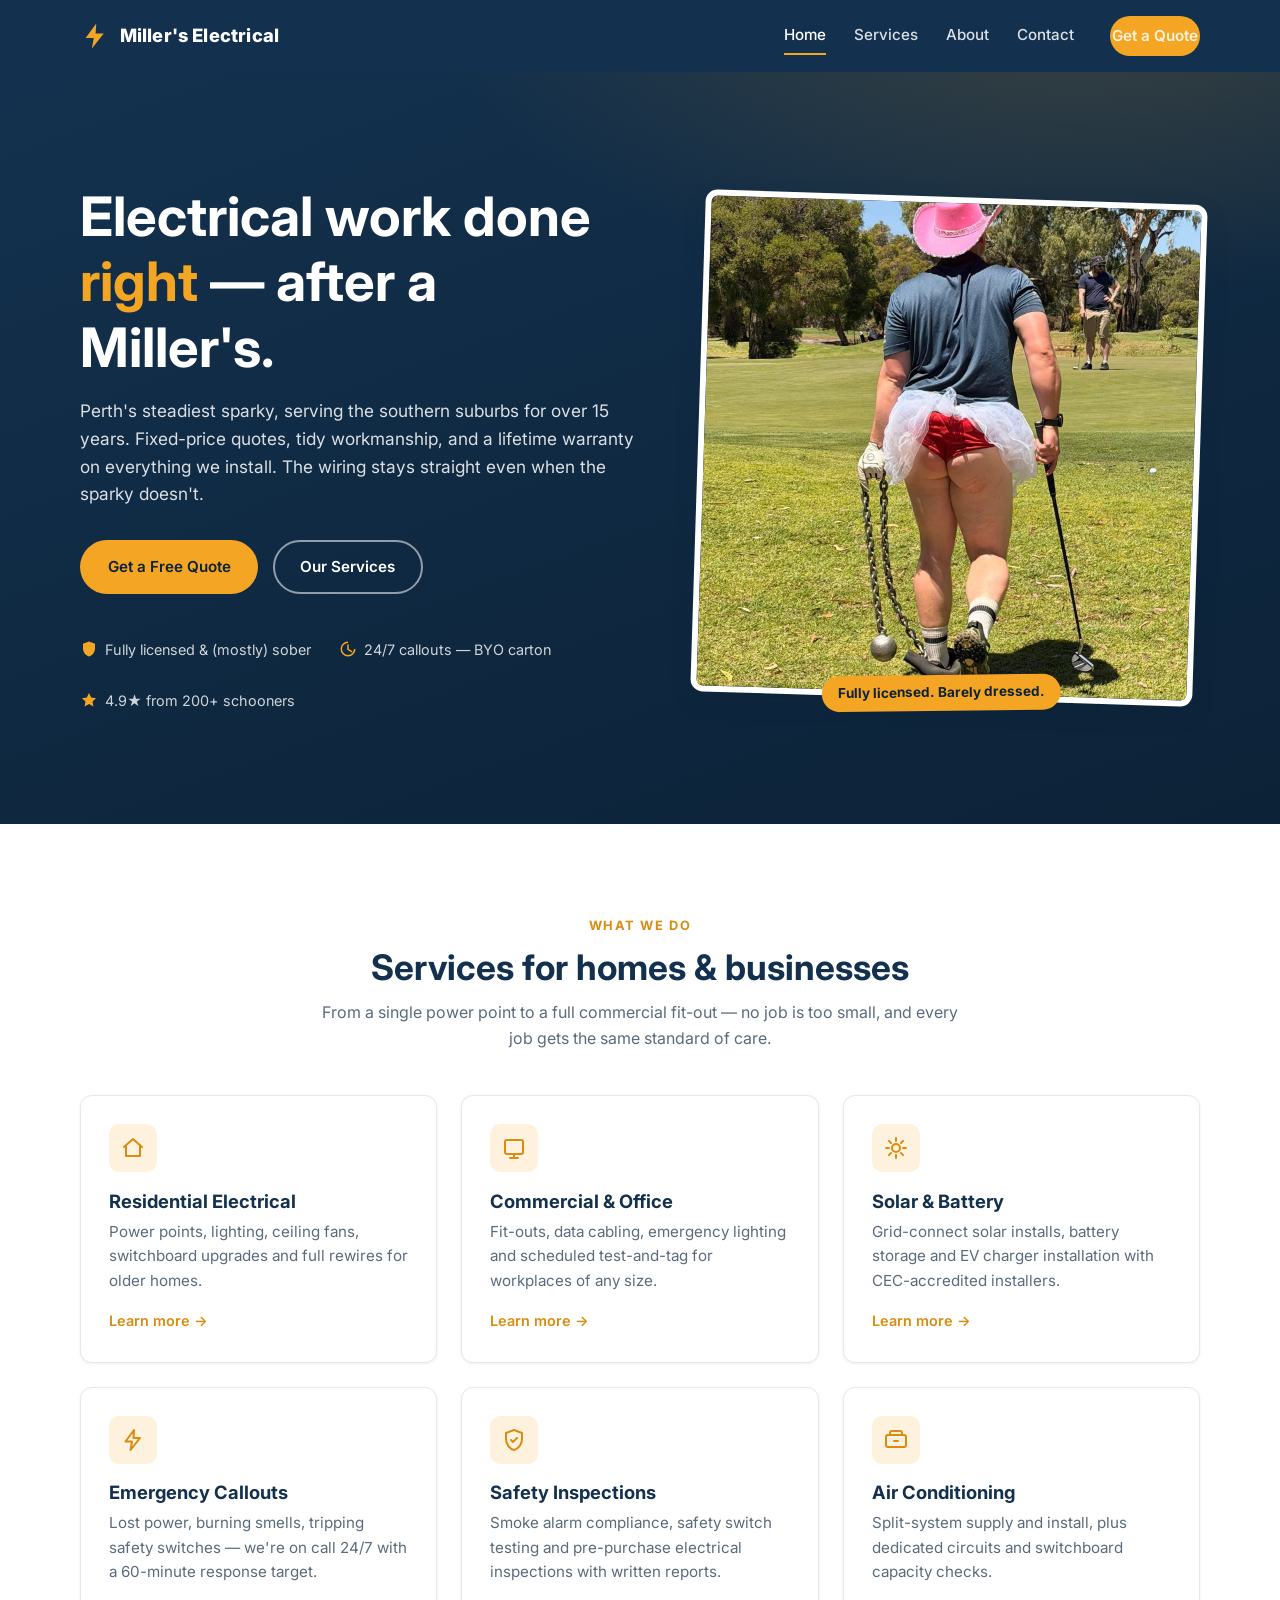
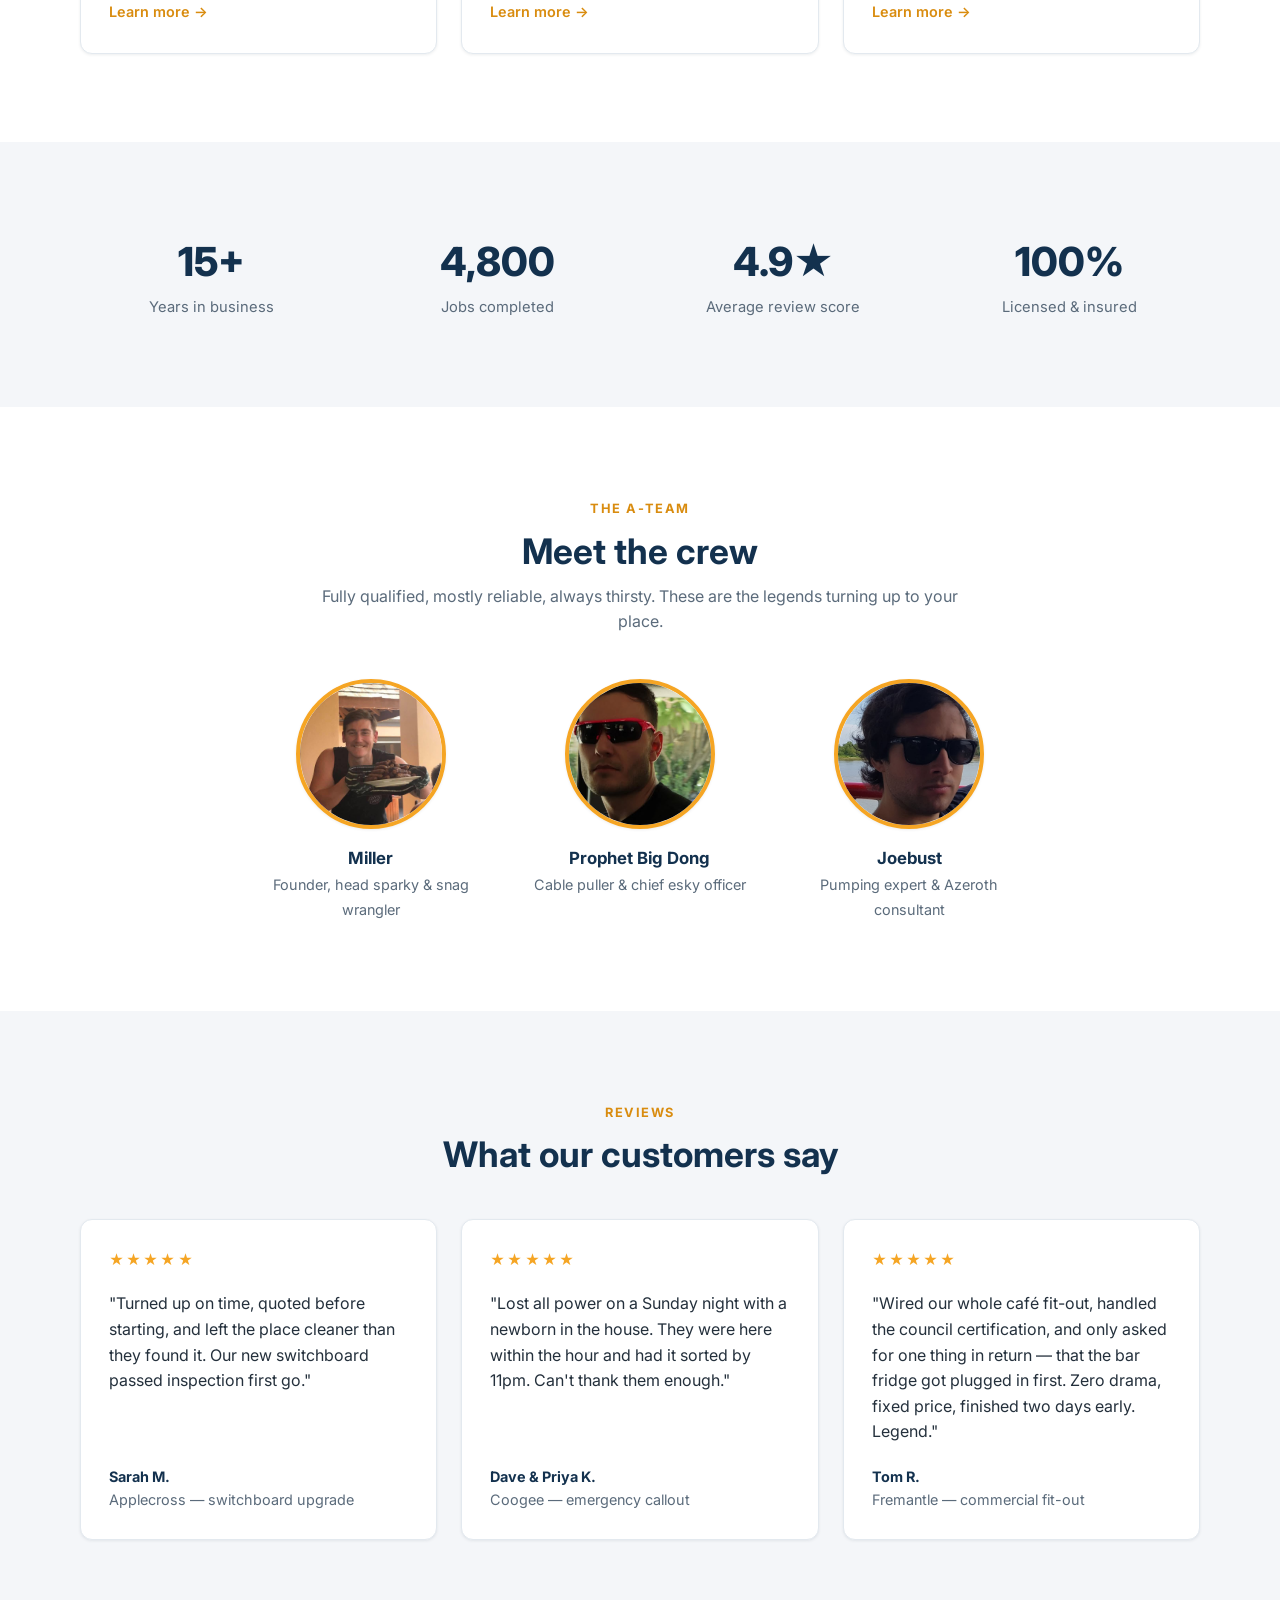
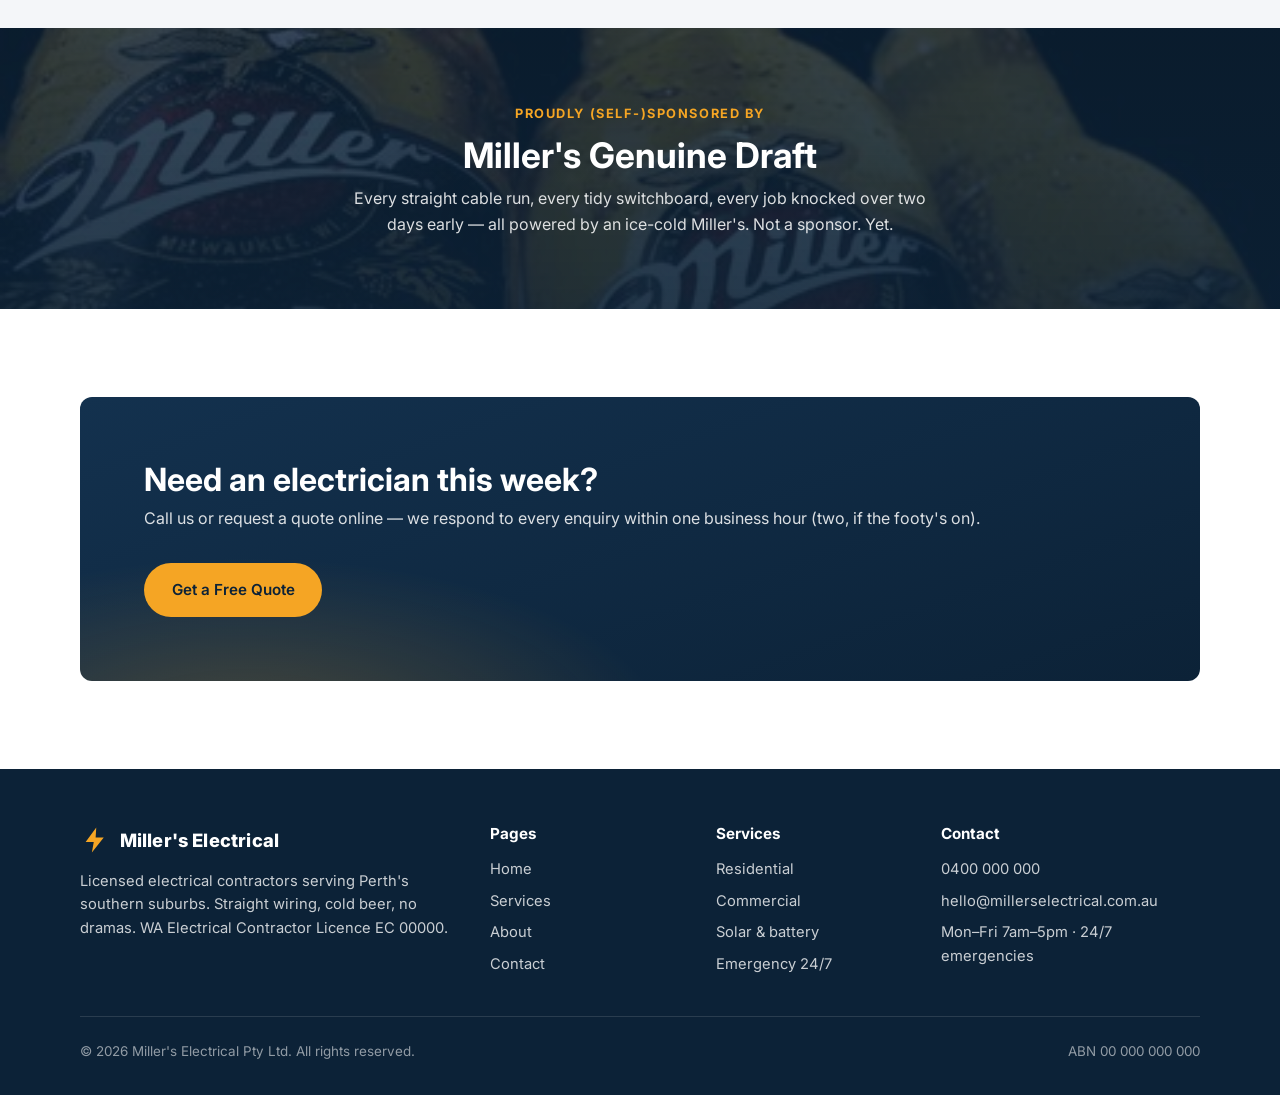
<file: index.html>
<!DOCTYPE html>
<html lang="en-AU">
<head>
  <meta charset="UTF-8" />
  <meta name="viewport" content="width=device-width, initial-scale=1.0" />
  <meta name="robots" content="noindex, nofollow" />
  <title>Miller's Electrical — Licensed Electricians | Perth Southern Suburbs</title>
  <meta name="description" content="Miller's Electrical provides licensed residential and commercial electrical services across Perth's southern suburbs. Upfront pricing, 24/7 emergency callouts, lifetime workmanship warranty." />

  <!-- Canonical + browser theming + favicon -->
  <link rel="canonical" href="https://ryantothejones-gif.github.io/millers-electrical/" />
  <meta name="theme-color" content="#13314e" />
  <link rel="icon" href="favicon.svg" type="image/svg+xml" />
  <link rel="apple-touch-icon" href="favicon.svg" />

  <!-- Open Graph / Twitter — controls the preview card when the link is
       shared on Facebook, WhatsApp, iMessage, etc. -->
  <meta property="og:type" content="website" />
  <meta property="og:site_name" content="Miller's Electrical" />
  <meta property="og:title" content="Miller's Electrical — Perth Southern Suburbs Electricians" />
  <meta property="og:description" content="Licensed electricians across Perth's southern suburbs. Fixed-price quotes, 24/7 emergency callouts, lifetime workmanship warranty." />
  <meta property="og:url" content="https://ryantothejones-gif.github.io/millers-electrical/" />
  <meta property="og:image" content="https://ryantothejones-gif.github.io/millers-electrical/og-image.jpg" />
  <meta property="og:image:width" content="1200" />
  <meta property="og:image:height" content="630" />
  <meta name="twitter:card" content="summary_large_image" />
  <meta name="twitter:title" content="Miller's Electrical — Perth Southern Suburbs Electricians" />
  <meta name="twitter:description" content="Licensed electricians across Perth's southern suburbs. Fixed-price quotes, 24/7 emergency callouts, lifetime workmanship warranty." />
  <meta name="twitter:image" content="https://ryantothejones-gif.github.io/millers-electrical/og-image.jpg" />

  <!-- LocalBusiness structured data — lets Google surface hours, phone, the
       service area and star rating in search. IMPORTANT before going live
       (see GO-LIVE.md): swap in real details, and only keep aggregateRating
       if the reviews are genuine and shown on the page. -->
  <script type="application/ld+json">
  {
    "@context": "https://schema.org",
    "@type": "Electrician",
    "@id": "https://ryantothejones-gif.github.io/millers-electrical/#business",
    "name": "Miller's Electrical",
    "url": "https://ryantothejones-gif.github.io/millers-electrical/",
    "image": "https://ryantothejones-gif.github.io/millers-electrical/og-image.jpg",
    "telephone": "+61400000000",
    "email": "hello@millerselectrical.com.au",
    "priceRange": "$$",
    "address": {
      "@type": "PostalAddress",
      "addressLocality": "Bibra Lake",
      "addressRegion": "WA",
      "postalCode": "6163",
      "addressCountry": "AU"
    },
    "geo": { "@type": "GeoCoordinates", "latitude": -32.098, "longitude": 115.818 },
    "areaServed": [
      "Bibra Lake", "Cockburn Central", "Melville", "Applecross", "Fremantle",
      "Coogee", "Rockingham", "Baldivis", "Success", "Willetton",
      "Canning Vale", "Spearwood"
    ],
    "openingHoursSpecification": [
      { "@type": "OpeningHoursSpecification", "dayOfWeek": ["Monday","Tuesday","Wednesday","Thursday","Friday"], "opens": "07:00", "closes": "17:00" },
      { "@type": "OpeningHoursSpecification", "dayOfWeek": "Saturday", "opens": "08:00", "closes": "12:00" }
    ],
    "aggregateRating": { "@type": "AggregateRating", "ratingValue": "4.9", "reviewCount": "200" }
  }
  </script>

  <link rel="preconnect" href="https://fonts.googleapis.com" />
  <link rel="preconnect" href="https://fonts.gstatic.com" crossorigin />
  <link href="https://fonts.googleapis.com/css2?family=Inter:wght@400;500;600;700;800&display=swap" rel="stylesheet" />
  <!-- Adds .js to <html> so CSS can hide reveal-animated content
       ONLY when JavaScript is actually running (progressive enhancement) -->
  <script>document.documentElement.classList.add("js");</script>
  <link rel="stylesheet" href="css/styles.css" />
</head>
<body>

  <!-- ============ Header ============ -->
  <header class="site-header">
    <div class="container">
      <a href="index.html" class="logo" aria-label="Miller's Electrical home">
        <svg viewBox="0 0 24 24" aria-hidden="true"><path class="bolt" d="M13 2 4.5 13.5H11L9.5 22 19 10h-6.5L13 2z"/></svg>
        Miller&#39;s&nbsp;Electrical
      </a>
      <button class="nav-toggle" aria-label="Toggle menu" aria-expanded="false">
        <svg viewBox="0 0 24 24" fill="none" stroke-width="2"><path d="M4 7h16M4 12h16M4 17h16"/></svg>
      </button>
      <nav class="nav-links" aria-label="Main navigation">
        <a href="index.html" class="active">Home</a>
        <a href="services.html">Services</a>
        <a href="about.html">About</a>
        <a href="contact.html">Contact</a>
        <a href="contact.html" class="btn btn-primary nav-cta">Get a Quote</a>
      </nav>
    </div>
  </header>

  <main>
    <!-- ============ Hero ============ -->
    <section class="hero">
      <div class="container hero-grid">
        <div class="hero-copy">
          <h1>Electrical work done <em>right</em> — after a Miller's.</h1>
          <p>
            Perth's steadiest sparky, serving the southern suburbs for over 15 years.
            Fixed-price quotes, tidy workmanship, and a lifetime warranty on
            everything we install. The wiring stays straight even when the sparky
            doesn't.
          </p>
          <div class="hero-actions">
            <a href="contact.html" class="btn btn-primary">Get a Free Quote</a>
            <a href="services.html" class="btn btn-outline">Our Services</a>
          </div>
          <div class="hero-badges">
            <span><svg viewBox="0 0 24 24"><path d="M12 2 4 5v6c0 5 3.4 9.7 8 11 4.6-1.3 8-6 8-11V5l-8-3z"/></svg> Fully licensed &amp; (mostly) sober</span>
            <span><svg viewBox="0 0 24 24"><path d="M12 2a10 10 0 1 0 10 10h-2a8 8 0 1 1-8-8V2zm1 4v6l5 3-1 1.7-6-3.7V6h2z"/></svg> 24/7 callouts — BYO carton</span>
            <span><svg viewBox="0 0 24 24"><path d="M12 17.3 6.2 20.5l1.1-6.4L2.6 9.5l6.5-.9L12 2.7l2.9 5.9 6.5.9-4.7 4.6 1.1 6.4z"/></svg> 4.9★ from 200+ schooners</span>
          </div>
        </div>
        <figure class="hero-photo">
          <img src="images/golf-legend.jpg" alt="Miller's Electrical hard at work on the course" />
          <figcaption>Fully licensed. Barely dressed.</figcaption>
        </figure>
      </div>
    </section>

    <!-- ============ Services preview ============ -->
    <section class="section">
      <div class="container">
        <div class="section-head center reveal">
          <span class="eyebrow">What we do</span>
          <h2>Services for homes &amp; businesses</h2>
          <p>From a single power point to a full commercial fit-out — no job is too small, and every job gets the same standard of care.</p>
        </div>
        <div class="grid-3">
          <article class="card reveal">
            <div class="icon"><svg viewBox="0 0 24 24"><path d="M3 11 12 3l9 8"/><path d="M5 10v10h14V10"/></svg></div>
            <h3>Residential Electrical</h3>
            <p>Power points, lighting, ceiling fans, switchboard upgrades and full rewires for older homes.</p>
            <a class="card-link" href="services.html">Learn more →</a>
          </article>
          <article class="card reveal">
            <div class="icon"><svg viewBox="0 0 24 24"><rect x="3" y="4" width="18" height="14" rx="2"/><path d="M8 22h8M12 18v4"/></svg></div>
            <h3>Commercial &amp; Office</h3>
            <p>Fit-outs, data cabling, emergency lighting and scheduled test-and-tag for workplaces of any size.</p>
            <a class="card-link" href="services.html">Learn more →</a>
          </article>
          <article class="card reveal">
            <div class="icon"><svg viewBox="0 0 24 24"><circle cx="12" cy="12" r="4"/><path d="M12 2v3M12 19v3M2 12h3M19 12h3M4.9 4.9l2.1 2.1M17 17l2.1 2.1M19.1 4.9 17 7M7 17l-2.1 2.1"/></svg></div>
            <h3>Solar &amp; Battery</h3>
            <p>Grid-connect solar installs, battery storage and EV charger installation with CEC-accredited installers.</p>
            <a class="card-link" href="services.html">Learn more →</a>
          </article>
          <article class="card reveal">
            <div class="icon"><svg viewBox="0 0 24 24"><path d="M13 2 4.5 13.5H11L9.5 22 19 10h-6.5L13 2z"/></svg></div>
            <h3>Emergency Callouts</h3>
            <p>Lost power, burning smells, tripping safety switches — we're on call 24/7 with a 60-minute response target.</p>
            <a class="card-link" href="services.html">Learn more →</a>
          </article>
          <article class="card reveal">
            <div class="icon"><svg viewBox="0 0 24 24"><path d="M12 2 4 5v6c0 5 3.4 9.7 8 11 4.6-1.3 8-6 8-11V5l-8-3z"/><path d="m9 12 2 2 4-4"/></svg></div>
            <h3>Safety Inspections</h3>
            <p>Smoke alarm compliance, safety switch testing and pre-purchase electrical inspections with written reports.</p>
            <a class="card-link" href="services.html">Learn more →</a>
          </article>
          <article class="card reveal">
            <div class="icon"><svg viewBox="0 0 24 24"><rect x="2" y="7" width="20" height="12" rx="2"/><path d="M6 7V5a2 2 0 0 1 2-2h8a2 2 0 0 1 2 2v2M10 13h4"/></svg></div>
            <h3>Air Conditioning</h3>
            <p>Split-system supply and install, plus dedicated circuits and switchboard capacity checks.</p>
            <a class="card-link" href="services.html">Learn more →</a>
          </article>
        </div>
      </div>
    </section>

    <!-- ============ Stats ============ -->
    <section class="section section-alt">
      <div class="container">
        <div class="stats reveal">
          <div class="stat"><strong>15+</strong><span>Years in business</span></div>
          <div class="stat"><strong>4,800</strong><span>Jobs completed</span></div>
          <div class="stat"><strong>4.9★</strong><span>Average review score</span></div>
          <div class="stat"><strong>100%</strong><span>Licensed &amp; insured</span></div>
        </div>
      </div>
    </section>

    <!-- ============ Meet the crew ============ -->
    <section class="section">
      <div class="container">
        <div class="section-head center reveal">
          <span class="eyebrow">The A-team</span>
          <h2>Meet the crew</h2>
          <p>Fully qualified, mostly reliable, always thirsty. These are the legends turning up to your place.</p>
        </div>
        <div class="crew-grid">
          <figure class="crew reveal">
            <img src="images/miller.jpg" alt="Miller, founder of Miller's Electrical" />
            <figcaption><strong>Miller</strong><span>Founder, head sparky &amp; snag wrangler</span></figcaption>
          </figure>
          <figure class="crew reveal">
            <img src="images/prophet.png" alt="Prophet Big Dong, apprentice electrician" />
            <figcaption><strong>Prophet Big Dong</strong><span>Cable puller &amp; chief esky officer</span></figcaption>
          </figure>
          <figure class="crew reveal">
            <img src="images/joebust.png" alt="Joebust, apprentice electrician" />
            <figcaption><strong>Joebust</strong><span>Pumping expert &amp; Azeroth consultant</span></figcaption>
          </figure>
        </div>
      </div>
    </section>

    <!-- ============ Testimonials ============ -->
    <section class="section section-alt">
      <div class="container">
        <div class="section-head center reveal">
          <span class="eyebrow">Reviews</span>
          <h2>What our customers say</h2>
        </div>
        <div class="grid-3">
          <article class="card testimonial reveal">
            <span class="stars" aria-label="5 out of 5 stars">★★★★★</span>
            <blockquote>"Turned up on time, quoted before starting, and left the place cleaner than they found it. Our new switchboard passed inspection first go."</blockquote>
            <footer><strong>Sarah M.</strong> Applecross — switchboard upgrade</footer>
          </article>
          <article class="card testimonial reveal">
            <span class="stars" aria-label="5 out of 5 stars">★★★★★</span>
            <blockquote>"Lost all power on a Sunday night with a newborn in the house. They were here within the hour and had it sorted by 11pm. Can't thank them enough."</blockquote>
            <footer><strong>Dave &amp; Priya K.</strong> Coogee — emergency callout</footer>
          </article>
          <article class="card testimonial reveal">
            <span class="stars" aria-label="5 out of 5 stars">★★★★★</span>
            <blockquote>"Wired our whole café fit-out, handled the council certification, and only asked for one thing in return — that the bar fridge got plugged in first. Zero drama, fixed price, finished two days early. Legend."</blockquote>
            <footer><strong>Tom R.</strong> Fremantle — commercial fit-out</footer>
          </article>
        </div>
      </div>
    </section>

    <!-- ============ Powered by Miller's ============ -->
    <section class="beer-band">
      <div class="container reveal">
        <span class="eyebrow">Proudly (self-)sponsored by</span>
        <h2>Miller's Genuine Draft</h2>
        <p>Every straight cable run, every tidy switchboard, every job knocked over two days early — all powered by an ice-cold Miller's. Not a sponsor. Yet.</p>
      </div>
    </section>

    <!-- ============ CTA band ============ -->
    <section class="section">
      <div class="container">
        <div class="cta-band reveal">
          <div>
            <h2>Need an electrician this week?</h2>
            <p>Call us or request a quote online — we respond to every enquiry within one business hour (two, if the footy's on).</p>
          </div>
          <a href="contact.html" class="btn btn-primary">Get a Free Quote</a>
        </div>
      </div>
    </section>
  </main>

  <!-- ============ Footer ============ -->
  <footer class="site-footer">
    <div class="container">
      <div class="footer-grid">
        <div>
          <a href="index.html" class="logo" aria-label="Miller's Electrical home">
            <svg viewBox="0 0 24 24" aria-hidden="true"><path class="bolt" d="M13 2 4.5 13.5H11L9.5 22 19 10h-6.5L13 2z"/></svg>
            Miller&#39;s&nbsp;Electrical
          </a>
          <p>Licensed electrical contractors serving Perth's southern suburbs. Straight wiring, cold beer, no dramas. WA Electrical Contractor Licence EC 00000.</p>
        </div>
        <div>
          <h4>Pages</h4>
          <ul>
            <li><a href="index.html">Home</a></li>
            <li><a href="services.html">Services</a></li>
            <li><a href="about.html">About</a></li>
            <li><a href="contact.html">Contact</a></li>
          </ul>
        </div>
        <div>
          <h4>Services</h4>
          <ul>
            <li><a href="services.html">Residential</a></li>
            <li><a href="services.html">Commercial</a></li>
            <li><a href="services.html">Solar &amp; battery</a></li>
            <li><a href="services.html">Emergency 24/7</a></li>
          </ul>
        </div>
        <div>
          <h4>Contact</h4>
          <ul>
            <li><a href="tel:0400000000">0400 000 000</a></li>
            <li><a href="mailto:hello@millerselectrical.com.au">hello@millerselectrical.com.au</a></li>
            <li>Mon–Fri 7am–5pm · 24/7 emergencies</li>
          </ul>
        </div>
      </div>
      <div class="footer-bottom">
        <span>© <span id="year"></span> Miller's Electrical Pty Ltd. All rights reserved.</span>
        <span>ABN 00 000 000 000</span>
      </div>
    </div>
  </footer>

  <!-- Sticky mobile call bar — hidden on desktop, pinned to the bottom on
       phones so "Call now" is always one thumb-tap away. -->
  <div class="callbar" aria-label="Quick contact">
    <a class="callbar__call" href="tel:0400000000">
      <svg viewBox="0 0 24 24" aria-hidden="true"><path d="M6.6 10.8c1.4 2.8 3.8 5.2 6.6 6.6l2.2-2.2c.3-.3.7-.4 1-.2 1.1.4 2.3.6 3.6.6.6 0 1 .4 1 1V20c0 .6-.4 1-1 1C10.4 21 3 13.6 3 4c0-.6.4-1 1-1h3.5c.6 0 1 .4 1 1 0 1.2.2 2.4.6 3.6.1.4 0 .7-.2 1l-2.3 2.2z"/></svg>
      Call now
    </a>
    <a class="callbar__quote" href="contact.html">
      <svg viewBox="0 0 24 24" aria-hidden="true"><path d="M4 4h16v12H6l-2 3V4z"/><path d="M8 9h8M8 12.5h5"/></svg>
      Get a quote
    </a>
  </div>

  <script src="js/main.js"></script>
</body>
</html>
</file>
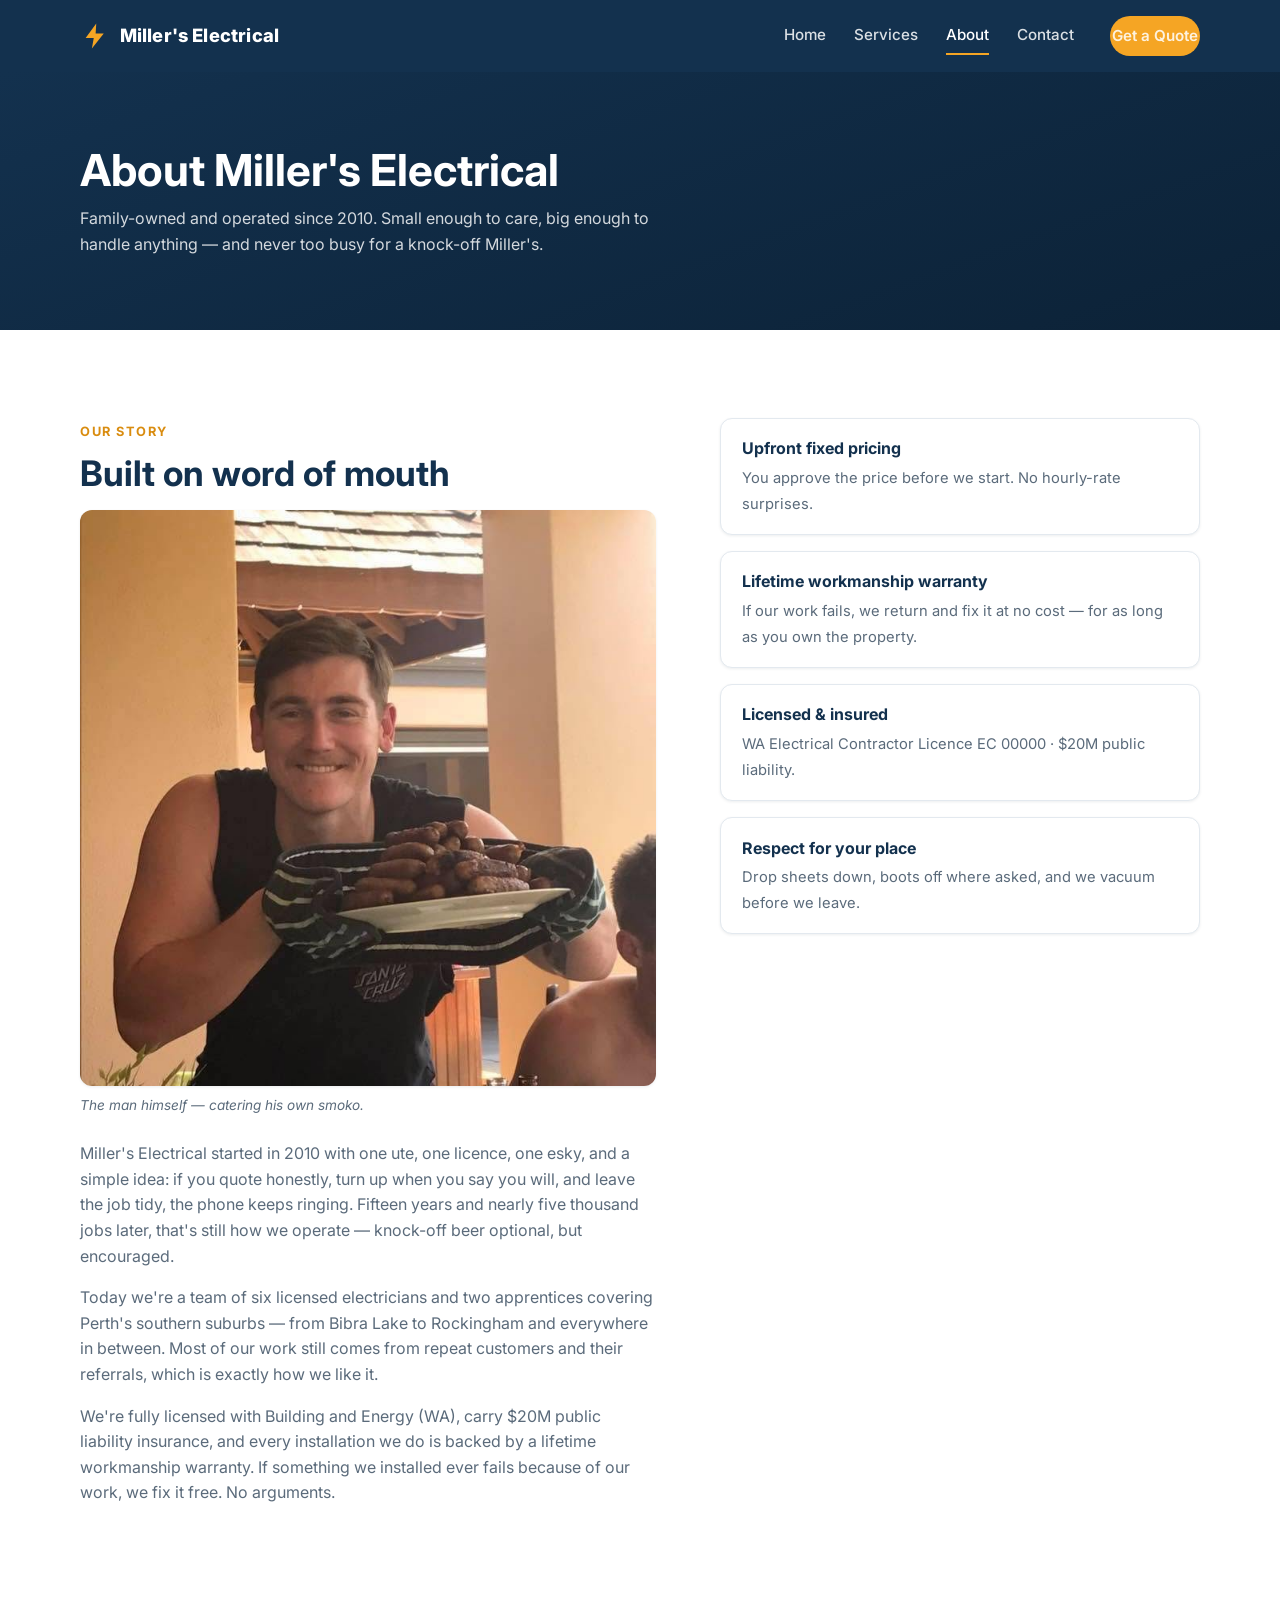
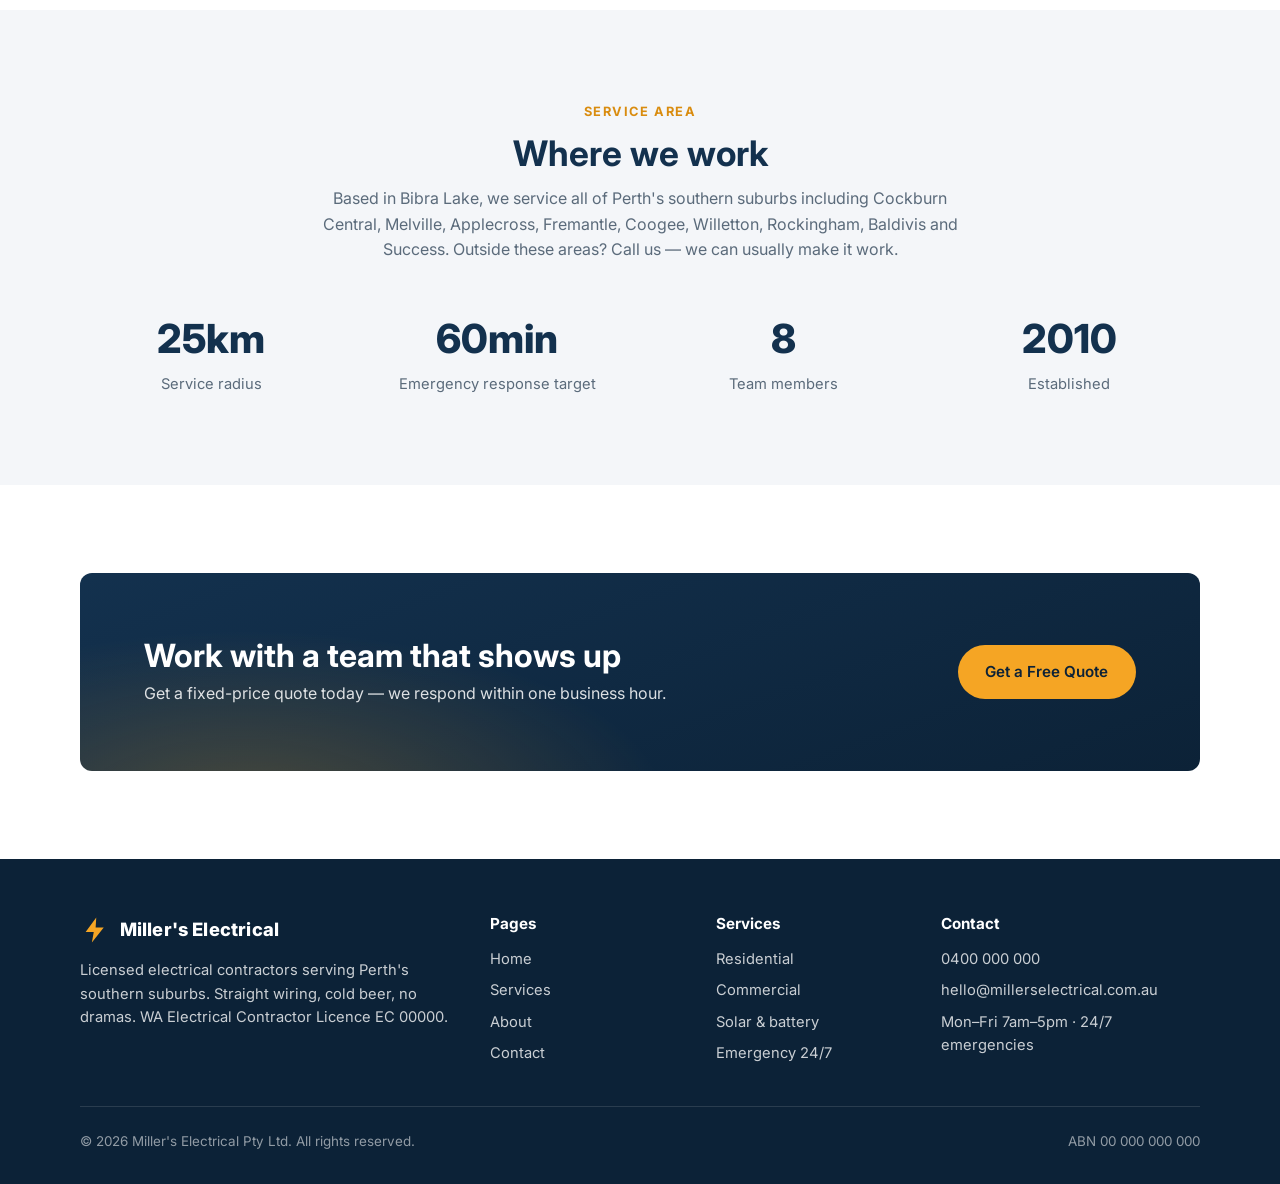
<file: about.html>
<!DOCTYPE html>
<html lang="en-AU">
<head>
  <meta charset="UTF-8" />
  <meta name="viewport" content="width=device-width, initial-scale=1.0" />
  <meta name="robots" content="noindex, nofollow" />
  <title>About Us — Miller's Electrical | Perth Southern Suburbs Electricians</title>
  <meta name="description" content="Family-owned and operated since 2010, Miller's Electrical is a team of licensed electricians serving Perth's southern suburbs with honest pricing and quality workmanship." />

  <!-- Canonical + browser theming + favicon -->
  <link rel="canonical" href="https://ryantothejones-gif.github.io/millers-electrical/about.html" />
  <meta name="theme-color" content="#13314e" />
  <link rel="icon" href="favicon.svg" type="image/svg+xml" />
  <link rel="apple-touch-icon" href="favicon.svg" />

  <!-- Open Graph / Twitter -->
  <meta property="og:type" content="website" />
  <meta property="og:site_name" content="Miller's Electrical" />
  <meta property="og:title" content="About Miller's Electrical" />
  <meta property="og:description" content="Family-owned licensed electricians serving Perth's southern suburbs since 2010 — honest pricing, tidy work, lifetime workmanship warranty." />
  <meta property="og:url" content="https://ryantothejones-gif.github.io/millers-electrical/about.html" />
  <meta property="og:image" content="https://ryantothejones-gif.github.io/millers-electrical/og-image.jpg" />
  <meta property="og:image:width" content="1200" />
  <meta property="og:image:height" content="630" />
  <meta name="twitter:card" content="summary_large_image" />
  <meta name="twitter:title" content="About Miller's Electrical" />
  <meta name="twitter:description" content="Family-owned licensed electricians serving Perth's southern suburbs since 2010 — honest pricing, tidy work, lifetime workmanship warranty." />
  <meta name="twitter:image" content="https://ryantothejones-gif.github.io/millers-electrical/og-image.jpg" />

  <link rel="preconnect" href="https://fonts.googleapis.com" />
  <link rel="preconnect" href="https://fonts.gstatic.com" crossorigin />
  <link href="https://fonts.googleapis.com/css2?family=Inter:wght@400;500;600;700;800&display=swap" rel="stylesheet" />
  <script>document.documentElement.classList.add("js");</script>
  <link rel="stylesheet" href="css/styles.css" />
</head>
<body>

  <header class="site-header">
    <div class="container">
      <a href="index.html" class="logo" aria-label="Miller's Electrical home">
        <svg viewBox="0 0 24 24" aria-hidden="true"><path class="bolt" d="M13 2 4.5 13.5H11L9.5 22 19 10h-6.5L13 2z"/></svg>
        Miller&#39;s&nbsp;Electrical
      </a>
      <button class="nav-toggle" aria-label="Toggle menu" aria-expanded="false">
        <svg viewBox="0 0 24 24" fill="none" stroke-width="2"><path d="M4 7h16M4 12h16M4 17h16"/></svg>
      </button>
      <nav class="nav-links" aria-label="Main navigation">
        <a href="index.html">Home</a>
        <a href="services.html">Services</a>
        <a href="about.html" class="active">About</a>
        <a href="contact.html">Contact</a>
        <a href="contact.html" class="btn btn-primary nav-cta">Get a Quote</a>
      </nav>
    </div>
  </header>

  <main>
    <section class="page-hero">
      <div class="container">
        <h1>About Miller's Electrical</h1>
        <p>Family-owned and operated since 2010. Small enough to care, big enough to handle anything — and never too busy for a knock-off Miller's.</p>
      </div>
    </section>

    <section class="section">
      <div class="container">
        <div class="about-grid">
          <div class="prose reveal">
            <span class="eyebrow">Our story</span>
            <h2 style="font-size: var(--fs-h2); margin-bottom: 1rem;">Built on word of mouth</h2>
            <figure class="about-portrait">
              <img src="images/miller.jpg" alt="Miller, founder of Miller's Electrical" />
              <figcaption>The man himself — catering his own smoko.</figcaption>
            </figure>
            <p>
              Miller's Electrical started in 2010 with one ute, one licence, one
              esky, and a simple idea: if you quote honestly, turn up when you say
              you will, and leave the job tidy, the phone keeps ringing. Fifteen
              years and nearly five thousand jobs later, that's still how we
              operate — knock-off beer optional, but encouraged.
            </p>
            <p>
              Today we're a team of six licensed electricians and two apprentices
              covering Perth's southern suburbs — from Bibra Lake to Rockingham and
              everywhere in between. Most of our work still comes from repeat
              customers and their referrals, which is exactly how we like it.
            </p>
            <p>
              We're fully licensed with Building and Energy (WA), carry $20M
              public liability insurance, and every installation we do is backed
              by a lifetime workmanship warranty. If something we installed ever
              fails because of our work, we fix it free. No arguments.
            </p>
          </div>
          <ul class="values-list reveal">
            <li>
              <strong>Upfront fixed pricing</strong>
              <span>You approve the price before we start. No hourly-rate surprises.</span>
            </li>
            <li>
              <strong>Lifetime workmanship warranty</strong>
              <span>If our work fails, we return and fix it at no cost — for as long as you own the property.</span>
            </li>
            <li>
              <strong>Licensed &amp; insured</strong>
              <span>WA Electrical Contractor Licence EC 00000 · $20M public liability.</span>
            </li>
            <li>
              <strong>Respect for your place</strong>
              <span>Drop sheets down, boots off where asked, and we vacuum before we leave.</span>
            </li>
          </ul>
        </div>
      </div>
    </section>

    <section class="section section-alt">
      <div class="container">
        <div class="section-head center reveal">
          <span class="eyebrow">Service area</span>
          <h2>Where we work</h2>
          <p>Based in Bibra Lake, we service all of Perth's southern suburbs including Cockburn Central, Melville, Applecross, Fremantle, Coogee, Willetton, Rockingham, Baldivis and Success. Outside these areas? Call us — we can usually make it work.</p>
        </div>
        <div class="stats reveal">
          <div class="stat"><strong>25km</strong><span>Service radius</span></div>
          <div class="stat"><strong>60min</strong><span>Emergency response target</span></div>
          <div class="stat"><strong>8</strong><span>Team members</span></div>
          <div class="stat"><strong>2010</strong><span>Established</span></div>
        </div>
      </div>
    </section>

    <section class="section">
      <div class="container">
        <div class="cta-band reveal">
          <div>
            <h2>Work with a team that shows up</h2>
            <p>Get a fixed-price quote today — we respond within one business hour.</p>
          </div>
          <a href="contact.html" class="btn btn-primary">Get a Free Quote</a>
        </div>
      </div>
    </section>
  </main>

  <footer class="site-footer">
    <div class="container">
      <div class="footer-grid">
        <div>
          <a href="index.html" class="logo" aria-label="Miller's Electrical home">
            <svg viewBox="0 0 24 24" aria-hidden="true"><path class="bolt" d="M13 2 4.5 13.5H11L9.5 22 19 10h-6.5L13 2z"/></svg>
            Miller&#39;s&nbsp;Electrical
          </a>
          <p>Licensed electrical contractors serving Perth's southern suburbs. Straight wiring, cold beer, no dramas. WA Electrical Contractor Licence EC 00000.</p>
        </div>
        <div>
          <h4>Pages</h4>
          <ul>
            <li><a href="index.html">Home</a></li>
            <li><a href="services.html">Services</a></li>
            <li><a href="about.html">About</a></li>
            <li><a href="contact.html">Contact</a></li>
          </ul>
        </div>
        <div>
          <h4>Services</h4>
          <ul>
            <li><a href="services.html">Residential</a></li>
            <li><a href="services.html">Commercial</a></li>
            <li><a href="services.html">Solar &amp; battery</a></li>
            <li><a href="services.html">Emergency 24/7</a></li>
          </ul>
        </div>
        <div>
          <h4>Contact</h4>
          <ul>
            <li><a href="tel:0400000000">0400 000 000</a></li>
            <li><a href="mailto:hello@millerselectrical.com.au">hello@millerselectrical.com.au</a></li>
            <li>Mon–Fri 7am–5pm · 24/7 emergencies</li>
          </ul>
        </div>
      </div>
      <div class="footer-bottom">
        <span>© <span id="year"></span> Miller's Electrical Pty Ltd. All rights reserved.</span>
        <span>ABN 00 000 000 000</span>
      </div>
    </div>
  </footer>

  <!-- Sticky mobile call bar — hidden on desktop, pinned to the bottom on
       phones so "Call now" is always one thumb-tap away. -->
  <div class="callbar" aria-label="Quick contact">
    <a class="callbar__call" href="tel:0400000000">
      <svg viewBox="0 0 24 24" aria-hidden="true"><path d="M6.6 10.8c1.4 2.8 3.8 5.2 6.6 6.6l2.2-2.2c.3-.3.7-.4 1-.2 1.1.4 2.3.6 3.6.6.6 0 1 .4 1 1V20c0 .6-.4 1-1 1C10.4 21 3 13.6 3 4c0-.6.4-1 1-1h3.5c.6 0 1 .4 1 1 0 1.2.2 2.4.6 3.6.1.4 0 .7-.2 1l-2.3 2.2z"/></svg>
      Call now
    </a>
    <a class="callbar__quote" href="contact.html">
      <svg viewBox="0 0 24 24" aria-hidden="true"><path d="M4 4h16v12H6l-2 3V4z"/><path d="M8 9h8M8 12.5h5"/></svg>
      Get a quote
    </a>
  </div>

  <script src="js/main.js"></script>
</body>
</html>
</file>
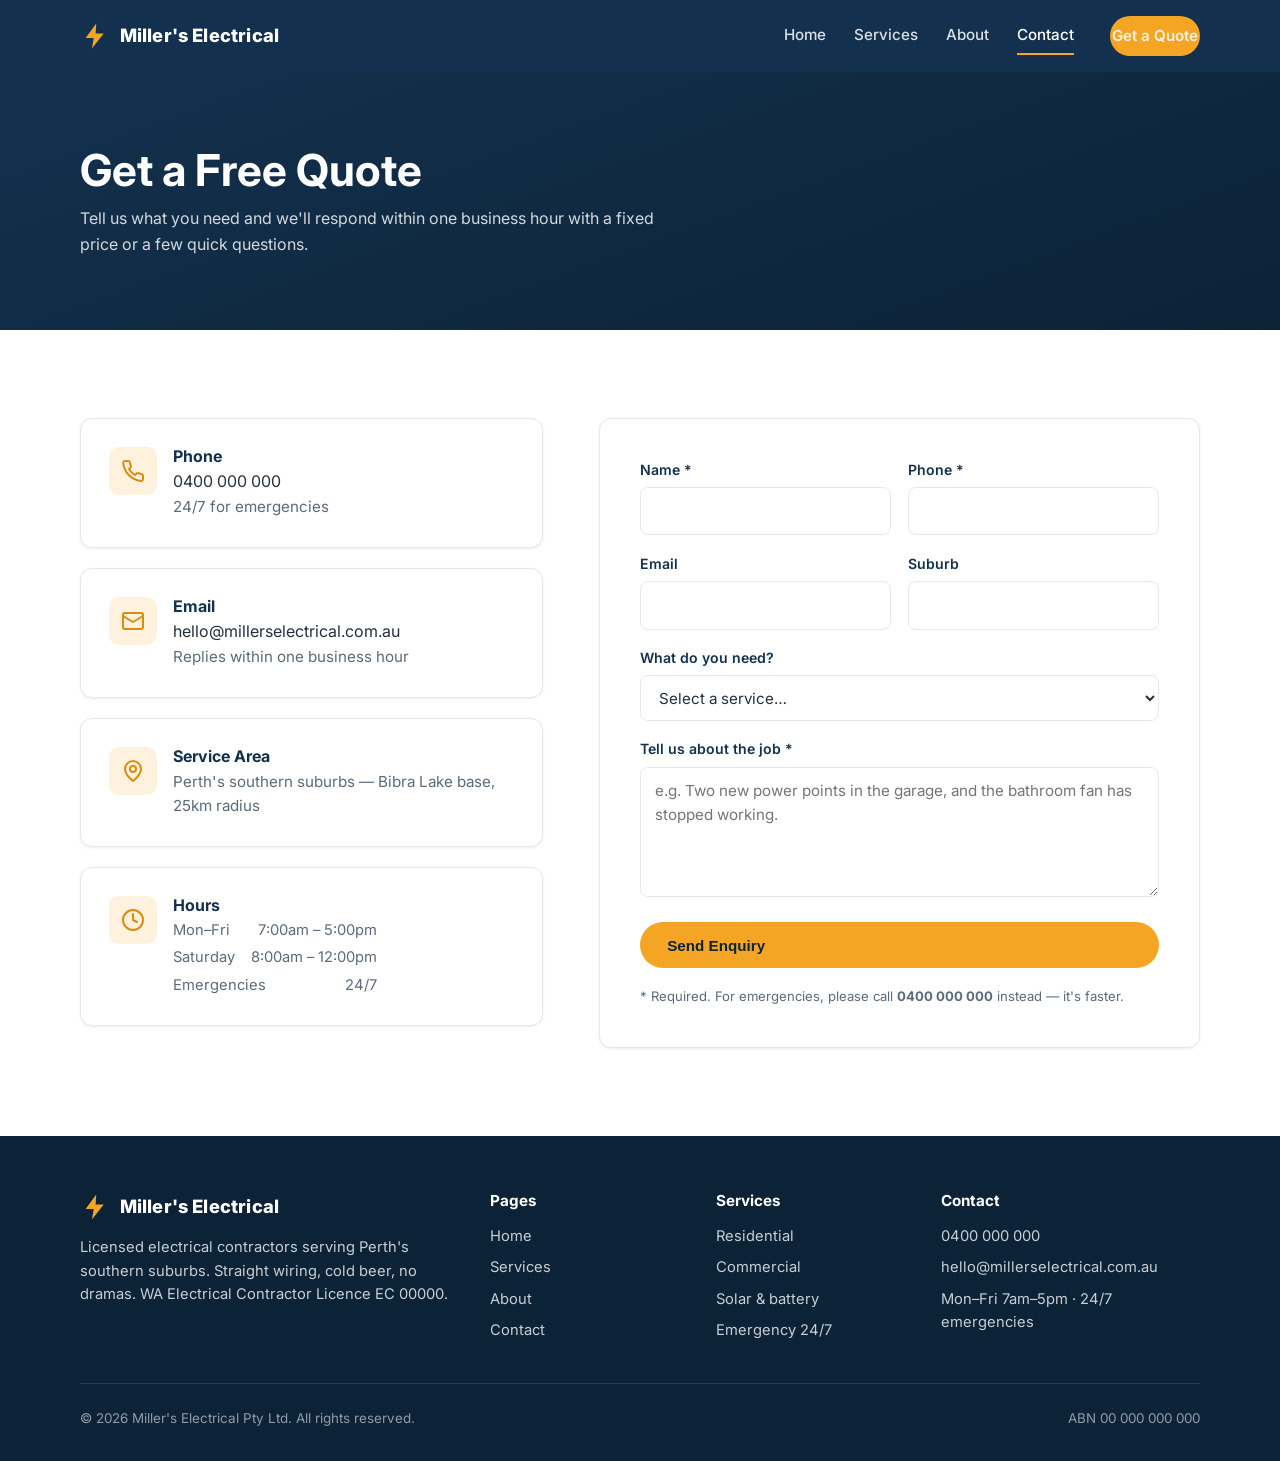
<file: contact.html>
<!DOCTYPE html>
<html lang="en-AU">
<head>
  <meta charset="UTF-8" />
  <meta name="viewport" content="width=device-width, initial-scale=1.0" />
  <meta name="robots" content="noindex, nofollow" />
  <title>Contact &amp; Quotes — Miller's Electrical | Perth Southern Suburbs</title>
  <meta name="description" content="Request a free fixed-price quote from Miller's Electrical. Call 0400 000 000 or send an enquiry — we respond within one business hour." />

  <!-- Canonical + browser theming + favicon -->
  <link rel="canonical" href="https://ryantothejones-gif.github.io/millers-electrical/contact.html" />
  <meta name="theme-color" content="#13314e" />
  <link rel="icon" href="favicon.svg" type="image/svg+xml" />
  <link rel="apple-touch-icon" href="favicon.svg" />

  <!-- Open Graph / Twitter -->
  <meta property="og:type" content="website" />
  <meta property="og:site_name" content="Miller's Electrical" />
  <meta property="og:title" content="Contact Miller's Electrical" />
  <meta property="og:description" content="Request a free fixed-price quote, or call 0400 000 000. Licensed electricians across Perth's southern suburbs — we reply within one business hour." />
  <meta property="og:url" content="https://ryantothejones-gif.github.io/millers-electrical/contact.html" />
  <meta property="og:image" content="https://ryantothejones-gif.github.io/millers-electrical/og-image.jpg" />
  <meta property="og:image:width" content="1200" />
  <meta property="og:image:height" content="630" />
  <meta name="twitter:card" content="summary_large_image" />
  <meta name="twitter:title" content="Contact Miller's Electrical" />
  <meta name="twitter:description" content="Request a free fixed-price quote, or call 0400 000 000. Licensed electricians across Perth's southern suburbs — we reply within one business hour." />
  <meta name="twitter:image" content="https://ryantothejones-gif.github.io/millers-electrical/og-image.jpg" />

  <link rel="preconnect" href="https://fonts.googleapis.com" />
  <link rel="preconnect" href="https://fonts.gstatic.com" crossorigin />
  <link href="https://fonts.googleapis.com/css2?family=Inter:wght@400;500;600;700;800&display=swap" rel="stylesheet" />
  <script>document.documentElement.classList.add("js");</script>
  <link rel="stylesheet" href="css/styles.css" />
</head>
<body>

  <header class="site-header">
    <div class="container">
      <a href="index.html" class="logo" aria-label="Miller's Electrical home">
        <svg viewBox="0 0 24 24" aria-hidden="true"><path class="bolt" d="M13 2 4.5 13.5H11L9.5 22 19 10h-6.5L13 2z"/></svg>
        Miller&#39;s&nbsp;Electrical
      </a>
      <button class="nav-toggle" aria-label="Toggle menu" aria-expanded="false">
        <svg viewBox="0 0 24 24" fill="none" stroke-width="2"><path d="M4 7h16M4 12h16M4 17h16"/></svg>
      </button>
      <nav class="nav-links" aria-label="Main navigation">
        <a href="index.html">Home</a>
        <a href="services.html">Services</a>
        <a href="about.html">About</a>
        <a href="contact.html" class="active">Contact</a>
        <a href="contact.html" class="btn btn-primary nav-cta">Get a Quote</a>
      </nav>
    </div>
  </header>

  <main>
    <section class="page-hero">
      <div class="container">
        <h1>Get a Free Quote</h1>
        <p>Tell us what you need and we'll respond within one business hour with a fixed price or a few quick questions.</p>
      </div>
    </section>

    <section class="section">
      <div class="container">
        <div class="contact-grid">

          <div class="contact-info reveal">
            <div class="card">
              <div class="icon"><svg viewBox="0 0 24 24"><path d="M22 16.9v3a2 2 0 0 1-2.2 2 19.8 19.8 0 0 1-8.6-3 19.5 19.5 0 0 1-6-6 19.8 19.8 0 0 1-3-8.7A2 2 0 0 1 4.1 2h3a2 2 0 0 1 2 1.7c.1 1 .4 2 .7 2.8a2 2 0 0 1-.4 2.1L8 10a16 16 0 0 0 6 6l1.4-1.3a2 2 0 0 1 2.1-.5c.9.3 1.9.6 2.8.7a2 2 0 0 1 1.7 2z"/></svg></div>
              <div>
                <h3>Phone</h3>
                <a href="tel:0400000000">0400 000 000</a>
                <p class="form-note">24/7 for emergencies</p>
              </div>
            </div>
            <div class="card">
              <div class="icon"><svg viewBox="0 0 24 24"><rect x="2" y="4" width="20" height="16" rx="2"/><path d="m2 7 10 6 10-6"/></svg></div>
              <div>
                <h3>Email</h3>
                <a href="mailto:hello@millerselectrical.com.au">hello@millerselectrical.com.au</a>
                <p class="form-note">Replies within one business hour</p>
              </div>
            </div>
            <div class="card">
              <div class="icon"><svg viewBox="0 0 24 24"><path d="M20 10c0 6-8 12-8 12S4 16 4 10a8 8 0 1 1 16 0z"/><circle cx="12" cy="10" r="3"/></svg></div>
              <div>
                <h3>Service Area</h3>
                <p style="color: var(--c-muted); font-size: 0.95rem;">Perth's southern suburbs — Bibra Lake base, 25km radius</p>
              </div>
            </div>
            <div class="card">
              <div class="icon"><svg viewBox="0 0 24 24"><circle cx="12" cy="12" r="10"/><path d="M12 6v6l4 2"/></svg></div>
              <div>
                <h3>Hours</h3>
                <div class="hours">
                  <div><span>Mon–Fri</span><span>7:00am – 5:00pm</span></div>
                  <div><span>Saturday</span><span>8:00am – 12:00pm</span></div>
                  <div><span>Emergencies</span><span>24/7</span></div>
                </div>
              </div>
            </div>
          </div>

          <form class="contact-form reveal" id="quote-form" action="https://formspree.io/f/YOUR_FORM_ID" method="POST" novalidate>
            <!-- Honeypot: bots fill this hidden field, humans never see it.
                 Formspree silently drops any submission that includes it. -->
            <input type="text" name="_gotcha" tabindex="-1" autocomplete="off" aria-hidden="true" style="position:absolute;left:-9999px" />
            <input type="hidden" name="_subject" value="New website enquiry — Miller's Electrical" />
            <div class="form-row">
              <div class="field">
                <label for="name">Name *</label>
                <input type="text" id="name" name="name" required autocomplete="name" />
              </div>
              <div class="field">
                <label for="phone">Phone *</label>
                <input type="tel" id="phone" name="phone" required autocomplete="tel" />
              </div>
            </div>
            <div class="form-row">
              <div class="field">
                <label for="email">Email</label>
                <input type="email" id="email" name="email" autocomplete="email" />
              </div>
              <div class="field">
                <label for="suburb">Suburb</label>
                <input type="text" id="suburb" name="suburb" autocomplete="address-level2" />
              </div>
            </div>
            <div class="field">
              <label for="service">What do you need?</label>
              <select id="service" name="service">
                <option value="">Select a service…</option>
                <option>Residential electrical</option>
                <option>Commercial / office</option>
                <option>Solar, battery or EV charging</option>
                <option>Emergency — I need help now</option>
                <option>Safety inspection / compliance</option>
                <option>Air conditioning</option>
                <option>Something else</option>
              </select>
            </div>
            <div class="field">
              <label for="message">Tell us about the job *</label>
              <textarea id="message" name="message" required placeholder="e.g. Two new power points in the garage, and the bathroom fan has stopped working."></textarea>
            </div>
            <div class="form-success" id="form-success" role="status">
              Thanks! Your enquiry has been sent. We'll be in touch within one business hour.
            </div>
            <div class="form-error" id="form-error" role="alert">
              Sorry — that didn't send. Please call <a href="tel:0400000000"><strong>0400 000 000</strong></a> or email <a href="mailto:hello@millerselectrical.com.au">hello@millerselectrical.com.au</a>.
            </div>
            <button type="submit" class="btn btn-primary">Send Enquiry</button>
            <p class="form-note">* Required. For emergencies, please call <a href="tel:0400000000"><strong>0400 000 000</strong></a> instead — it's faster.</p>
          </form>

        </div>
      </div>
    </section>
  </main>

  <footer class="site-footer">
    <div class="container">
      <div class="footer-grid">
        <div>
          <a href="index.html" class="logo" aria-label="Miller's Electrical home">
            <svg viewBox="0 0 24 24" aria-hidden="true"><path class="bolt" d="M13 2 4.5 13.5H11L9.5 22 19 10h-6.5L13 2z"/></svg>
            Miller&#39;s&nbsp;Electrical
          </a>
          <p>Licensed electrical contractors serving Perth's southern suburbs. Straight wiring, cold beer, no dramas. WA Electrical Contractor Licence EC 00000.</p>
        </div>
        <div>
          <h4>Pages</h4>
          <ul>
            <li><a href="index.html">Home</a></li>
            <li><a href="services.html">Services</a></li>
            <li><a href="about.html">About</a></li>
            <li><a href="contact.html">Contact</a></li>
          </ul>
        </div>
        <div>
          <h4>Services</h4>
          <ul>
            <li><a href="services.html">Residential</a></li>
            <li><a href="services.html">Commercial</a></li>
            <li><a href="services.html">Solar &amp; battery</a></li>
            <li><a href="services.html">Emergency 24/7</a></li>
          </ul>
        </div>
        <div>
          <h4>Contact</h4>
          <ul>
            <li><a href="tel:0400000000">0400 000 000</a></li>
            <li><a href="mailto:hello@millerselectrical.com.au">hello@millerselectrical.com.au</a></li>
            <li>Mon–Fri 7am–5pm · 24/7 emergencies</li>
          </ul>
        </div>
      </div>
      <div class="footer-bottom">
        <span>© <span id="year"></span> Miller's Electrical Pty Ltd. All rights reserved.</span>
        <span>ABN 00 000 000 000</span>
      </div>
    </div>
  </footer>

  <!-- Sticky mobile call bar — hidden on desktop, pinned to the bottom on
       phones so "Call now" is always one thumb-tap away. -->
  <div class="callbar" aria-label="Quick contact">
    <a class="callbar__call" href="tel:0400000000">
      <svg viewBox="0 0 24 24" aria-hidden="true"><path d="M6.6 10.8c1.4 2.8 3.8 5.2 6.6 6.6l2.2-2.2c.3-.3.7-.4 1-.2 1.1.4 2.3.6 3.6.6.6 0 1 .4 1 1V20c0 .6-.4 1-1 1C10.4 21 3 13.6 3 4c0-.6.4-1 1-1h3.5c.6 0 1 .4 1 1 0 1.2.2 2.4.6 3.6.1.4 0 .7-.2 1l-2.3 2.2z"/></svg>
      Call now
    </a>
    <a class="callbar__quote" href="#quote-form">
      <svg viewBox="0 0 24 24" aria-hidden="true"><path d="M4 4h16v12H6l-2 3V4z"/><path d="M8 9h8M8 12.5h5"/></svg>
      Get a quote
    </a>
  </div>

  <script src="js/main.js"></script>
</body>
</html>
</file>
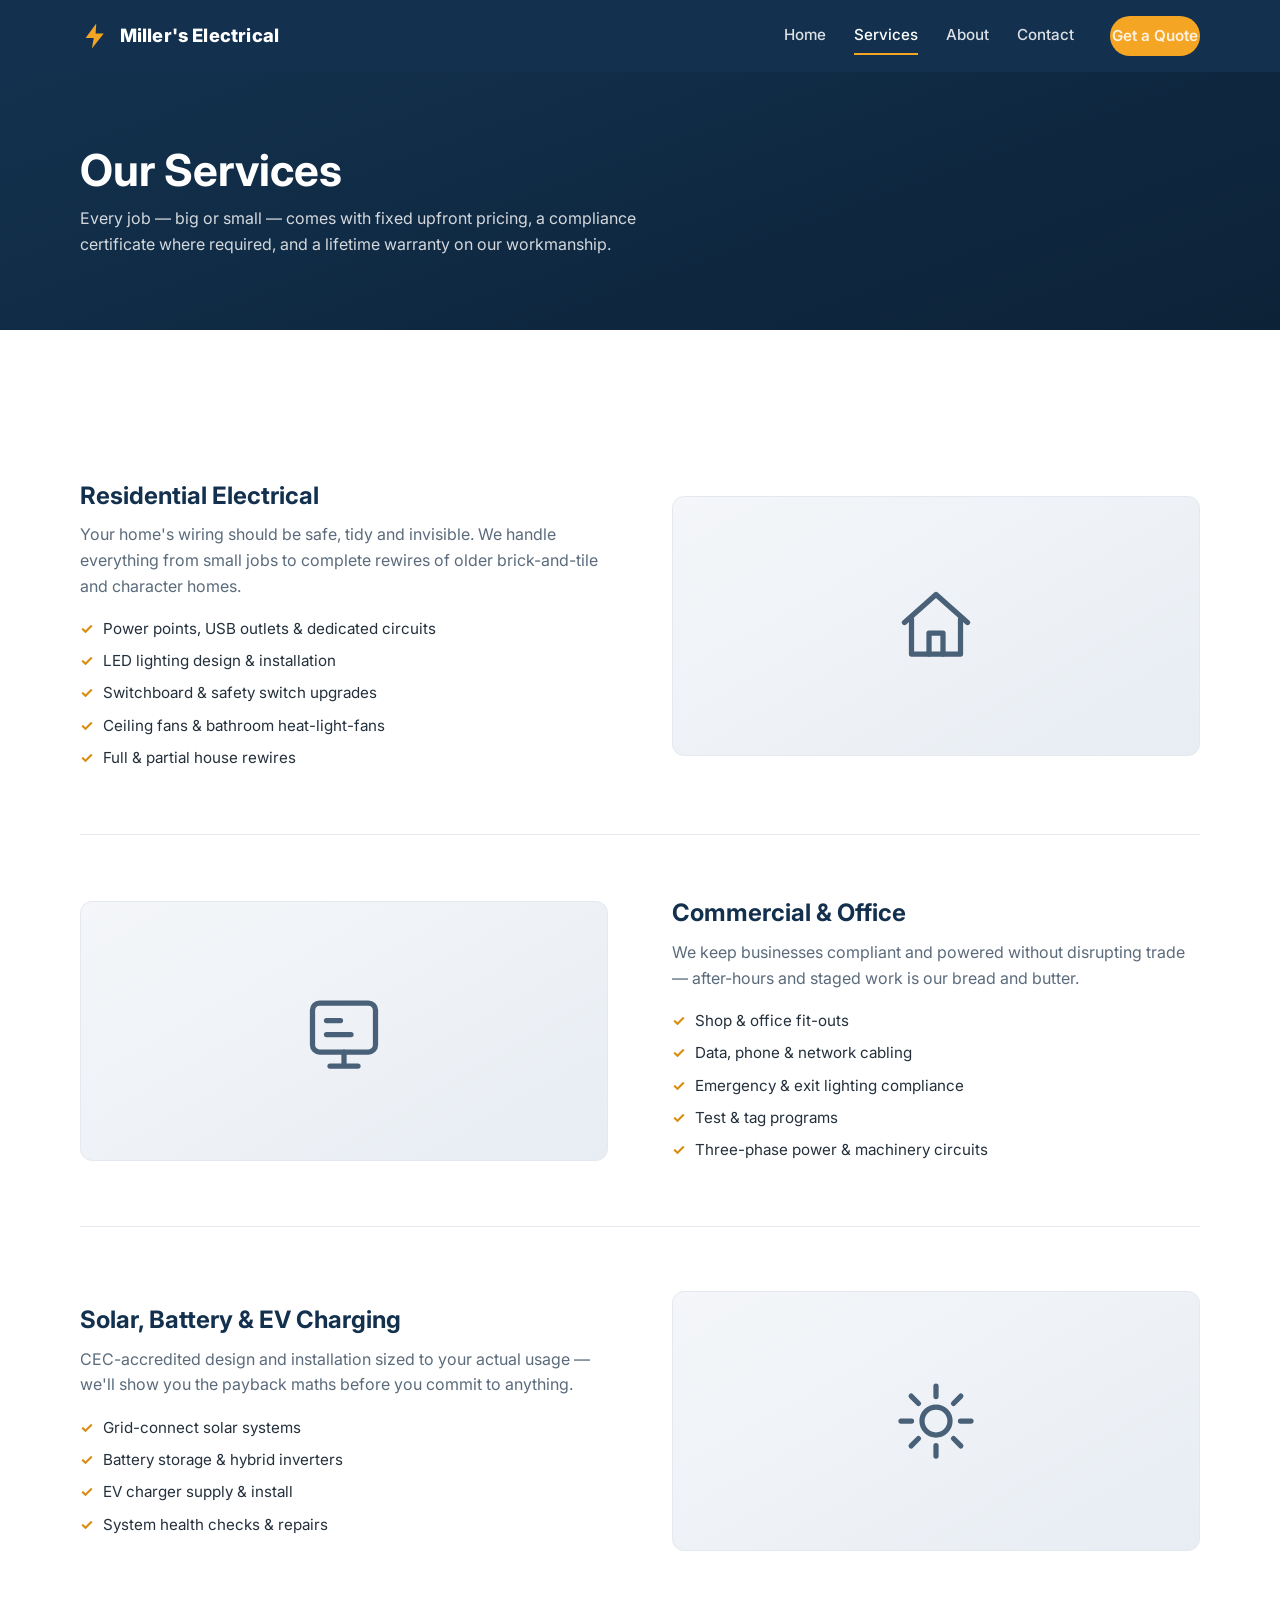
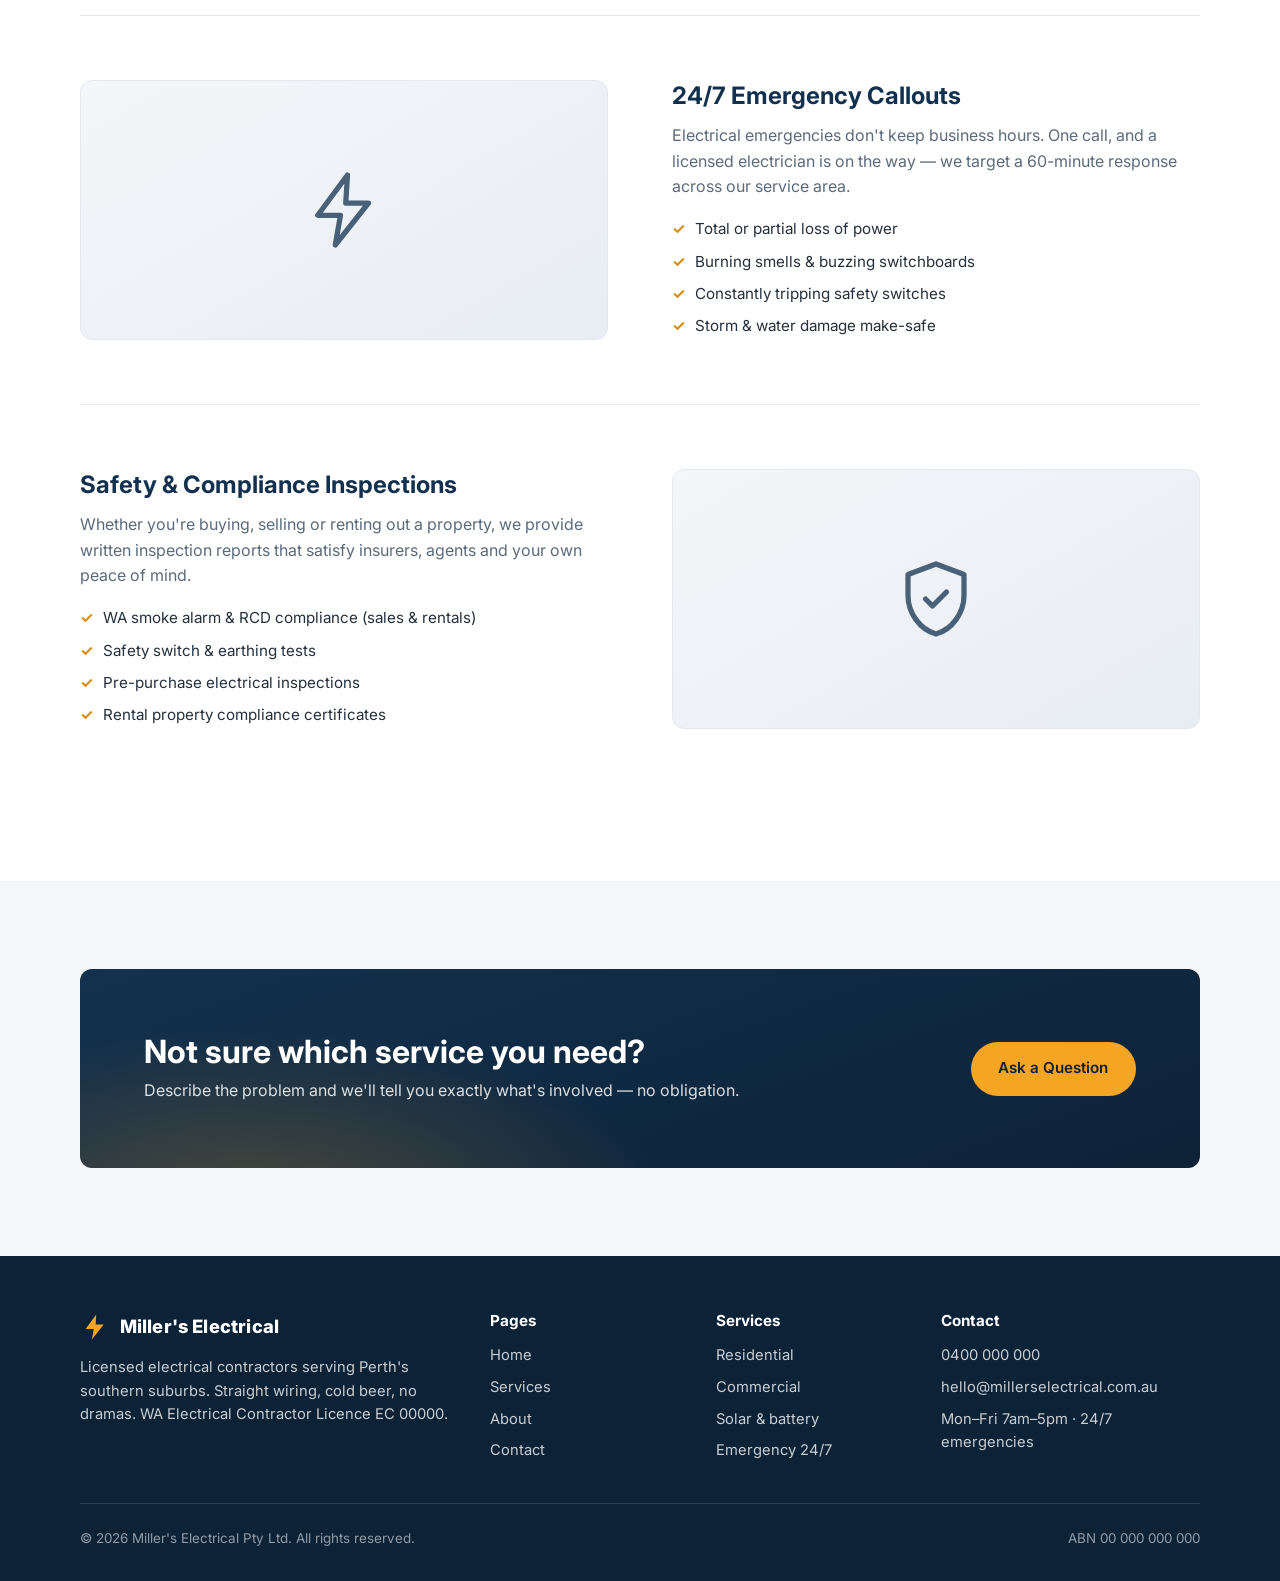
<file: services.html>
<!DOCTYPE html>
<html lang="en-AU">
<head>
  <meta charset="UTF-8" />
  <meta name="viewport" content="width=device-width, initial-scale=1.0" />
  <meta name="robots" content="noindex, nofollow" />
  <title>Services — Miller's Electrical | Perth Southern Suburbs Electricians</title>
  <meta name="description" content="Residential, commercial, solar and emergency electrical services across Perth's southern suburbs. Fixed upfront pricing and a lifetime workmanship warranty." />

  <!-- Canonical + browser theming + favicon -->
  <link rel="canonical" href="https://ryantothejones-gif.github.io/millers-electrical/services.html" />
  <meta name="theme-color" content="#13314e" />
  <link rel="icon" href="favicon.svg" type="image/svg+xml" />
  <link rel="apple-touch-icon" href="favicon.svg" />

  <!-- Open Graph / Twitter -->
  <meta property="og:type" content="website" />
  <meta property="og:site_name" content="Miller's Electrical" />
  <meta property="og:title" content="Services — Miller's Electrical" />
  <meta property="og:description" content="Residential, commercial, solar and emergency electrical services across Perth's southern suburbs." />
  <meta property="og:url" content="https://ryantothejones-gif.github.io/millers-electrical/services.html" />
  <meta property="og:image" content="https://ryantothejones-gif.github.io/millers-electrical/og-image.jpg" />
  <meta property="og:image:width" content="1200" />
  <meta property="og:image:height" content="630" />
  <meta name="twitter:card" content="summary_large_image" />
  <meta name="twitter:title" content="Services — Miller's Electrical" />
  <meta name="twitter:description" content="Residential, commercial, solar and emergency electrical services across Perth's southern suburbs." />
  <meta name="twitter:image" content="https://ryantothejones-gif.github.io/millers-electrical/og-image.jpg" />

  <link rel="preconnect" href="https://fonts.googleapis.com" />
  <link rel="preconnect" href="https://fonts.gstatic.com" crossorigin />
  <link href="https://fonts.googleapis.com/css2?family=Inter:wght@400;500;600;700;800&display=swap" rel="stylesheet" />
  <script>document.documentElement.classList.add("js");</script>
  <link rel="stylesheet" href="css/styles.css" />
</head>
<body>

  <header class="site-header">
    <div class="container">
      <a href="index.html" class="logo" aria-label="Miller's Electrical home">
        <svg viewBox="0 0 24 24" aria-hidden="true"><path class="bolt" d="M13 2 4.5 13.5H11L9.5 22 19 10h-6.5L13 2z"/></svg>
        Miller&#39;s&nbsp;Electrical
      </a>
      <button class="nav-toggle" aria-label="Toggle menu" aria-expanded="false">
        <svg viewBox="0 0 24 24" fill="none" stroke-width="2"><path d="M4 7h16M4 12h16M4 17h16"/></svg>
      </button>
      <nav class="nav-links" aria-label="Main navigation">
        <a href="index.html">Home</a>
        <a href="services.html" class="active">Services</a>
        <a href="about.html">About</a>
        <a href="contact.html">Contact</a>
        <a href="contact.html" class="btn btn-primary nav-cta">Get a Quote</a>
      </nav>
    </div>
  </header>

  <main>
    <section class="page-hero">
      <div class="container">
        <h1>Our Services</h1>
        <p>Every job — big or small — comes with fixed upfront pricing, a compliance certificate where required, and a lifetime warranty on our workmanship.</p>
      </div>
    </section>

    <section class="section">
      <div class="container">

        <div class="service-row reveal">
          <div>
            <h3>Residential Electrical</h3>
            <p>Your home's wiring should be safe, tidy and invisible. We handle everything from small jobs to complete rewires of older brick-and-tile and character homes.</p>
            <ul>
              <li>Power points, USB outlets &amp; dedicated circuits</li>
              <li>LED lighting design &amp; installation</li>
              <li>Switchboard &amp; safety switch upgrades</li>
              <li>Ceiling fans &amp; bathroom heat-light-fans</li>
              <li>Full &amp; partial house rewires</li>
            </ul>
          </div>
          <div class="service-figure" aria-hidden="true">
            <svg viewBox="0 0 24 24"><path d="M3 11 12 3l9 8"/><path d="M5 10v10h14V10"/><path d="M10 20v-6h4v6"/></svg>
          </div>
        </div>

        <div class="service-row reveal">
          <div>
            <h3>Commercial &amp; Office</h3>
            <p>We keep businesses compliant and powered without disrupting trade — after-hours and staged work is our bread and butter.</p>
            <ul>
              <li>Shop &amp; office fit-outs</li>
              <li>Data, phone &amp; network cabling</li>
              <li>Emergency &amp; exit lighting compliance</li>
              <li>Test &amp; tag programs</li>
              <li>Three-phase power &amp; machinery circuits</li>
            </ul>
          </div>
          <div class="service-figure" aria-hidden="true">
            <svg viewBox="0 0 24 24"><rect x="3" y="4" width="18" height="14" rx="2"/><path d="M8 22h8M12 18v4M7 9h4M7 13h7"/></svg>
          </div>
        </div>

        <div class="service-row reveal">
          <div>
            <h3>Solar, Battery &amp; EV Charging</h3>
            <p>CEC-accredited design and installation sized to your actual usage — we'll show you the payback maths before you commit to anything.</p>
            <ul>
              <li>Grid-connect solar systems</li>
              <li>Battery storage &amp; hybrid inverters</li>
              <li>EV charger supply &amp; install</li>
              <li>System health checks &amp; repairs</li>
            </ul>
          </div>
          <div class="service-figure" aria-hidden="true">
            <svg viewBox="0 0 24 24"><circle cx="12" cy="12" r="4"/><path d="M12 2v3M12 19v3M2 12h3M19 12h3M4.9 4.9l2.1 2.1M17 17l2.1 2.1M19.1 4.9 17 7M7 17l-2.1 2.1"/></svg>
          </div>
        </div>

        <div class="service-row reveal">
          <div>
            <h3>24/7 Emergency Callouts</h3>
            <p>Electrical emergencies don't keep business hours. One call, and a licensed electrician is on the way — we target a 60-minute response across our service area.</p>
            <ul>
              <li>Total or partial loss of power</li>
              <li>Burning smells &amp; buzzing switchboards</li>
              <li>Constantly tripping safety switches</li>
              <li>Storm &amp; water damage make-safe</li>
            </ul>
          </div>
          <div class="service-figure" aria-hidden="true">
            <svg viewBox="0 0 24 24"><path d="M13 2 4.5 13.5H11L9.5 22 19 10h-6.5L13 2z"/></svg>
          </div>
        </div>

        <div class="service-row reveal">
          <div>
            <h3>Safety &amp; Compliance Inspections</h3>
            <p>Whether you're buying, selling or renting out a property, we provide written inspection reports that satisfy insurers, agents and your own peace of mind.</p>
            <ul>
              <li>WA smoke alarm &amp; RCD compliance (sales &amp; rentals)</li>
              <li>Safety switch &amp; earthing tests</li>
              <li>Pre-purchase electrical inspections</li>
              <li>Rental property compliance certificates</li>
            </ul>
          </div>
          <div class="service-figure" aria-hidden="true">
            <svg viewBox="0 0 24 24"><path d="M12 2 4 5v6c0 5 3.4 9.7 8 11 4.6-1.3 8-6 8-11V5l-8-3z"/><path d="m9 12 2 2 4-4"/></svg>
          </div>
        </div>

      </div>
    </section>

    <section class="section section-alt">
      <div class="container">
        <div class="cta-band reveal">
          <div>
            <h2>Not sure which service you need?</h2>
            <p>Describe the problem and we'll tell you exactly what's involved — no obligation.</p>
          </div>
          <a href="contact.html" class="btn btn-primary">Ask a Question</a>
        </div>
      </div>
    </section>
  </main>

  <footer class="site-footer">
    <div class="container">
      <div class="footer-grid">
        <div>
          <a href="index.html" class="logo" aria-label="Miller's Electrical home">
            <svg viewBox="0 0 24 24" aria-hidden="true"><path class="bolt" d="M13 2 4.5 13.5H11L9.5 22 19 10h-6.5L13 2z"/></svg>
            Miller&#39;s&nbsp;Electrical
          </a>
          <p>Licensed electrical contractors serving Perth's southern suburbs. Straight wiring, cold beer, no dramas. WA Electrical Contractor Licence EC 00000.</p>
        </div>
        <div>
          <h4>Pages</h4>
          <ul>
            <li><a href="index.html">Home</a></li>
            <li><a href="services.html">Services</a></li>
            <li><a href="about.html">About</a></li>
            <li><a href="contact.html">Contact</a></li>
          </ul>
        </div>
        <div>
          <h4>Services</h4>
          <ul>
            <li><a href="services.html">Residential</a></li>
            <li><a href="services.html">Commercial</a></li>
            <li><a href="services.html">Solar &amp; battery</a></li>
            <li><a href="services.html">Emergency 24/7</a></li>
          </ul>
        </div>
        <div>
          <h4>Contact</h4>
          <ul>
            <li><a href="tel:0400000000">0400 000 000</a></li>
            <li><a href="mailto:hello@millerselectrical.com.au">hello@millerselectrical.com.au</a></li>
            <li>Mon–Fri 7am–5pm · 24/7 emergencies</li>
          </ul>
        </div>
      </div>
      <div class="footer-bottom">
        <span>© <span id="year"></span> Miller's Electrical Pty Ltd. All rights reserved.</span>
        <span>ABN 00 000 000 000</span>
      </div>
    </div>
  </footer>

  <!-- Sticky mobile call bar — hidden on desktop, pinned to the bottom on
       phones so "Call now" is always one thumb-tap away. -->
  <div class="callbar" aria-label="Quick contact">
    <a class="callbar__call" href="tel:0400000000">
      <svg viewBox="0 0 24 24" aria-hidden="true"><path d="M6.6 10.8c1.4 2.8 3.8 5.2 6.6 6.6l2.2-2.2c.3-.3.7-.4 1-.2 1.1.4 2.3.6 3.6.6.6 0 1 .4 1 1V20c0 .6-.4 1-1 1C10.4 21 3 13.6 3 4c0-.6.4-1 1-1h3.5c.6 0 1 .4 1 1 0 1.2.2 2.4.6 3.6.1.4 0 .7-.2 1l-2.3 2.2z"/></svg>
      Call now
    </a>
    <a class="callbar__quote" href="contact.html">
      <svg viewBox="0 0 24 24" aria-hidden="true"><path d="M4 4h16v12H6l-2 3V4z"/><path d="M8 9h8M8 12.5h5"/></svg>
      Get a quote
    </a>
  </div>

  <script src="js/main.js"></script>
</body>
</html>
</file>
<file: css/styles.css>
/* ============================================================
   Miller's Electrical — business site template
   ------------------------------------------------------------
   Rebranding: almost everything visual is controlled by the
   custom properties in :root below. Change the colours + fonts
   here and the whole site follows.
   ============================================================ */

/* ---------- 1. Design tokens ---------- */
:root {
  /* Brand colours */
  --c-brand: #13314e;        /* deep navy — headers, footer, headings */
  --c-brand-dark: #0c2237;   /* darker navy — footer, hover states */
  --c-accent: #f5a524;       /* amber — buttons, highlights */
  --c-accent-dark: #d98c0f;  /* amber hover */

  /* Neutrals */
  --c-bg: #ffffff;
  --c-bg-alt: #f4f6f9;       /* alternating section background */
  --c-surface: #ffffff;      /* cards */
  --c-text: #24303c;
  --c-muted: #5b6b7b;
  --c-line: #e3e9ef;

  /* Type */
  --font-body: "Inter", system-ui, -apple-system, "Segoe UI", sans-serif;
  --fs-hero: clamp(2.1rem, 5vw, 3.4rem);
  --fs-h2: clamp(1.6rem, 3.2vw, 2.2rem);
  --fs-h3: 1.15rem;

  /* Layout */
  --container: 1120px;
  --radius: 12px;
  --shadow-sm: 0 1px 3px rgba(15, 33, 51, 0.08);
  --shadow-md: 0 8px 24px rgba(15, 33, 51, 0.12);
  --header-h: 72px;
}

/* ---------- 2. Reset / base ---------- */
*,
*::before,
*::after {
  box-sizing: border-box;
  margin: 0;
  padding: 0;
}

html {
  scroll-behavior: smooth;
}

body {
  font-family: var(--font-body);
  color: var(--c-text);
  background: var(--c-bg);
  line-height: 1.6;
  -webkit-font-smoothing: antialiased;
}

img,
svg {
  display: block;
  max-width: 100%;
}

a {
  color: inherit;
  text-decoration: none;
}

ul {
  list-style: none;
}

h1,
h2,
h3,
h4 {
  color: var(--c-brand);
  line-height: 1.2;
  font-weight: 700;
}

.container {
  width: min(var(--container), 100% - 2.5rem);
  margin-inline: auto;
}

/* ---------- 3. Buttons ---------- */
.btn {
  display: inline-flex;
  align-items: center;
  gap: 0.5rem;
  padding: 0.8rem 1.6rem;
  border-radius: 999px;
  font-weight: 600;
  font-size: 0.95rem;
  border: 2px solid transparent;
  cursor: pointer;
  transition: background 0.2s, color 0.2s, border-color 0.2s, transform 0.15s;
}

.btn:active {
  transform: scale(0.97);
}

.btn-primary {
  background: var(--c-accent);
  color: var(--c-brand-dark);
}

.btn-primary:hover {
  background: var(--c-accent-dark);
}

.btn-outline {
  border-color: rgba(255, 255, 255, 0.55);
  color: #fff;
}

.btn-outline:hover {
  border-color: #fff;
  background: rgba(255, 255, 255, 0.1);
}

.btn-outline-dark {
  border-color: var(--c-brand);
  color: var(--c-brand);
}

.btn-outline-dark:hover {
  background: var(--c-brand);
  color: #fff;
}

/* ---------- 4. Header / nav ---------- */
.site-header {
  position: sticky;
  top: 0;
  z-index: 50;
  height: var(--header-h);
  background: var(--c-brand);
  color: #fff;
}

.site-header .container {
  height: 100%;
  display: flex;
  align-items: center;
  justify-content: space-between;
  gap: 1rem;
}

.logo {
  display: flex;
  align-items: center;
  gap: 0.6rem;
  font-weight: 800;
  font-size: 1.15rem;
  letter-spacing: 0.01em;
  color: #fff;
}

.logo svg {
  width: 30px;
  height: 30px;
}

.logo .bolt {
  fill: var(--c-accent);
}

.nav-links {
  display: flex;
  align-items: center;
  gap: 1.75rem;
  font-size: 0.95rem;
  font-weight: 500;
}

.nav-links a {
  color: rgba(255, 255, 255, 0.85);
  padding: 0.35rem 0;
  border-bottom: 2px solid transparent;
  transition: color 0.2s, border-color 0.2s;
}

.nav-links a:hover {
  color: #fff;
}

.nav-links a.active {
  color: #fff;
  border-bottom-color: var(--c-accent);
}

.nav-cta {
  margin-left: 0.5rem;
}

.nav-toggle {
  display: none;
  background: none;
  border: none;
  cursor: pointer;
  padding: 0.4rem;
}

.nav-toggle svg {
  width: 26px;
  height: 26px;
  stroke: #fff;
}

/* ---------- 5. Hero ---------- */
.hero {
  background:
    radial-gradient(1100px 500px at 85% -10%, rgba(245, 165, 36, 0.18), transparent 60%),
    linear-gradient(160deg, var(--c-brand) 0%, var(--c-brand-dark) 100%);
  color: #fff;
  padding: clamp(4rem, 9vw, 7rem) 0;
}

.hero h1 {
  color: #fff;
  font-size: var(--fs-hero);
  max-width: 17ch;
  margin-bottom: 1.1rem;
}

.hero h1 em {
  font-style: normal;
  color: var(--c-accent);
}

.hero p {
  max-width: 52ch;
  color: rgba(255, 255, 255, 0.85);
  font-size: 1.08rem;
  margin-bottom: 2rem;
}

.hero-actions {
  display: flex;
  flex-wrap: wrap;
  gap: 0.9rem;
  margin-bottom: 2.75rem;
}

.hero-badges {
  display: flex;
  flex-wrap: wrap;
  gap: 1.75rem;
  font-size: 0.9rem;
  color: rgba(255, 255, 255, 0.8);
}

.hero-badges span {
  display: inline-flex;
  align-items: center;
  gap: 0.45rem;
}

.hero-badges svg {
  width: 18px;
  height: 18px;
  fill: var(--c-accent);
}

/* Slim page-header variant used on inner pages */
.page-hero {
  background: linear-gradient(160deg, var(--c-brand) 0%, var(--c-brand-dark) 100%);
  color: #fff;
  padding: clamp(2.75rem, 6vw, 4.5rem) 0;
}

.page-hero h1 {
  color: #fff;
  font-size: clamp(1.9rem, 4vw, 2.75rem);
  margin-bottom: 0.6rem;
}

.page-hero p {
  color: rgba(255, 255, 255, 0.82);
  max-width: 60ch;
}

/* ---------- 6. Sections ---------- */
.section {
  padding: clamp(3.5rem, 7vw, 5.5rem) 0;
}

.section-alt {
  background: var(--c-bg-alt);
}

.section-head {
  max-width: 640px;
  margin-bottom: 2.75rem;
}

.section-head.center {
  margin-inline: auto;
  text-align: center;
}

.eyebrow {
  display: inline-block;
  font-size: 0.8rem;
  font-weight: 700;
  letter-spacing: 0.12em;
  text-transform: uppercase;
  color: var(--c-accent-dark);
  margin-bottom: 0.6rem;
}

.section-head h2 {
  font-size: var(--fs-h2);
  margin-bottom: 0.75rem;
}

.section-head p {
  color: var(--c-muted);
}

/* ---------- 7. Cards / grids ---------- */
.grid-3 {
  display: grid;
  grid-template-columns: repeat(3, 1fr);
  gap: 1.5rem;
}

.grid-2 {
  display: grid;
  grid-template-columns: repeat(2, 1fr);
  gap: 1.5rem;
}

.card {
  background: var(--c-surface);
  border: 1px solid var(--c-line);
  border-radius: var(--radius);
  padding: 1.75rem;
  box-shadow: var(--shadow-sm);
  transition: transform 0.2s, box-shadow 0.2s;
}

.card:hover {
  transform: translateY(-4px);
  box-shadow: var(--shadow-md);
}

.card .icon {
  width: 48px;
  height: 48px;
  border-radius: 10px;
  background: rgba(245, 165, 36, 0.15);
  display: grid;
  place-items: center;
  margin-bottom: 1.1rem;
}

.card .icon svg {
  width: 24px;
  height: 24px;
  stroke: var(--c-accent-dark);
  fill: none;
  stroke-width: 2;
  stroke-linecap: round;
  stroke-linejoin: round;
}

.card h3 {
  font-size: var(--fs-h3);
  margin-bottom: 0.5rem;
}

.card p {
  color: var(--c-muted);
  font-size: 0.95rem;
}

.card-link {
  display: inline-block;
  margin-top: 1rem;
  font-weight: 600;
  font-size: 0.9rem;
  color: var(--c-accent-dark);
}

.card-link:hover {
  text-decoration: underline;
}

/* ---------- 8. Stats band ---------- */
.stats {
  display: grid;
  grid-template-columns: repeat(4, 1fr);
  gap: 1.5rem;
  text-align: center;
}

.stat strong {
  display: block;
  font-size: clamp(1.8rem, 3.5vw, 2.5rem);
  color: var(--c-brand);
  font-weight: 800;
}

.stat span {
  color: var(--c-muted);
  font-size: 0.92rem;
}

/* ---------- 9. Testimonials ---------- */
.testimonial {
  display: flex;
  flex-direction: column;
  gap: 1.25rem;
}

.testimonial blockquote {
  color: var(--c-text);
  font-size: 1rem;
}

.testimonial .stars {
  color: var(--c-accent);
  letter-spacing: 0.15em;
  font-size: 0.9rem;
}

.testimonial footer {
  margin-top: auto;
  font-size: 0.9rem;
  color: var(--c-muted);
}

.testimonial footer strong {
  display: block;
  color: var(--c-brand);
}

/* ---------- 10. CTA band ---------- */
.cta-band {
  background:
    radial-gradient(700px 300px at 15% 120%, rgba(245, 165, 36, 0.25), transparent 60%),
    linear-gradient(160deg, var(--c-brand) 0%, var(--c-brand-dark) 100%);
  color: #fff;
  border-radius: var(--radius);
  padding: clamp(2.5rem, 5vw, 4rem);
  display: flex;
  align-items: center;
  justify-content: space-between;
  gap: 2rem;
  flex-wrap: wrap;
}

.cta-band h2 {
  color: #fff;
  font-size: clamp(1.5rem, 3vw, 2rem);
  margin-bottom: 0.4rem;
}

.cta-band p {
  color: rgba(255, 255, 255, 0.85);
}

/* ---------- 11. Service detail rows (services page) ---------- */
.service-row {
  display: grid;
  grid-template-columns: 1fr 1fr;
  gap: clamp(2rem, 5vw, 4rem);
  align-items: center;
  padding: clamp(2.5rem, 5vw, 4rem) 0;
  border-bottom: 1px solid var(--c-line);
}

.service-row:last-child {
  border-bottom: none;
}

.service-row h3 {
  font-size: 1.5rem;
  margin-bottom: 0.75rem;
}

.service-row p {
  color: var(--c-muted);
  margin-bottom: 1.1rem;
}

.service-row ul {
  display: grid;
  gap: 0.5rem;
}

.service-row li {
  display: flex;
  gap: 0.6rem;
  align-items: baseline;
  font-size: 0.95rem;
}

.service-row li::before {
  content: "✓";
  color: var(--c-accent-dark);
  font-weight: 700;
}

.service-figure {
  background: linear-gradient(150deg, var(--c-bg-alt), #e8edf3);
  border: 1px solid var(--c-line);
  border-radius: var(--radius);
  min-height: 260px;
  display: grid;
  place-items: center;
}

.service-figure svg {
  width: 84px;
  height: 84px;
  stroke: var(--c-brand);
  fill: none;
  stroke-width: 1.5;
  stroke-linecap: round;
  stroke-linejoin: round;
  opacity: 0.75;
}

.service-row:nth-child(even) .service-figure {
  order: -1;
}

/* ---------- 12. About page ---------- */
.about-grid {
  display: grid;
  grid-template-columns: 1.2fr 1fr;
  gap: clamp(2rem, 5vw, 4rem);
  align-items: start;
}

.about-grid .prose p {
  color: var(--c-muted);
  margin-bottom: 1rem;
}

.values-list {
  display: grid;
  gap: 1rem;
}

.values-list li {
  background: var(--c-surface);
  border: 1px solid var(--c-line);
  border-radius: var(--radius);
  padding: 1.1rem 1.3rem;
  box-shadow: var(--shadow-sm);
}

.values-list strong {
  color: var(--c-brand);
  display: block;
  margin-bottom: 0.2rem;
}

.values-list span {
  color: var(--c-muted);
  font-size: 0.92rem;
}

/* ---------- 13. Contact page ---------- */
.contact-grid {
  display: grid;
  grid-template-columns: 1fr 1.3fr;
  gap: clamp(2rem, 5vw, 3.5rem);
  align-items: start;
}

.contact-info {
  display: grid;
  gap: 1.25rem;
}

.contact-info .card {
  display: flex;
  gap: 1rem;
  align-items: flex-start;
}

.contact-info .card:hover {
  transform: none;
  box-shadow: var(--shadow-sm);
}

.contact-info .icon {
  flex-shrink: 0;
  margin-bottom: 0;
}

.contact-info h3 {
  font-size: 1rem;
  margin-bottom: 0.2rem;
}

.contact-info a:hover {
  text-decoration: underline;
}

.hours {
  font-size: 0.92rem;
  color: var(--c-muted);
  display: grid;
  gap: 0.25rem;
}

.hours div {
  display: flex;
  justify-content: space-between;
  gap: 1rem;
}

/* Form */
.contact-form {
  background: var(--c-surface);
  border: 1px solid var(--c-line);
  border-radius: var(--radius);
  padding: clamp(1.5rem, 4vw, 2.5rem);
  box-shadow: var(--shadow-sm);
  display: grid;
  gap: 1.1rem;
}

.form-row {
  display: grid;
  grid-template-columns: 1fr 1fr;
  gap: 1.1rem;
}

.field label {
  display: block;
  font-size: 0.88rem;
  font-weight: 600;
  color: var(--c-brand);
  margin-bottom: 0.35rem;
}

.field input,
.field select,
.field textarea {
  width: 100%;
  font: inherit;
  font-size: 0.95rem;
  padding: 0.7rem 0.9rem;
  border: 1px solid var(--c-line);
  border-radius: 8px;
  background: var(--c-bg);
  color: var(--c-text);
  transition: border-color 0.2s, box-shadow 0.2s;
}

.field input:focus,
.field select:focus,
.field textarea:focus {
  outline: none;
  border-color: var(--c-accent);
  box-shadow: 0 0 0 3px rgba(245, 165, 36, 0.2);
}

.field textarea {
  resize: vertical;
  min-height: 130px;
}

.form-note {
  font-size: 0.82rem;
  color: var(--c-muted);
}

.form-success {
  display: none;
  background: #e8f6ec;
  border: 1px solid #bfe3c8;
  color: #1e6b34;
  border-radius: 8px;
  padding: 0.9rem 1.1rem;
  font-size: 0.95rem;
}

.form-success.show {
  display: block;
}

/* ---------- 14. Footer ---------- */
.site-footer {
  background: var(--c-brand-dark);
  color: rgba(255, 255, 255, 0.78);
  padding: 3.5rem 0 2rem;
  font-size: 0.92rem;
}

.footer-grid {
  display: grid;
  grid-template-columns: 2fr 1fr 1fr 1.4fr;
  gap: 2.5rem;
  margin-bottom: 2.5rem;
}

.site-footer .logo {
  margin-bottom: 0.9rem;
}

.site-footer h4 {
  color: #fff;
  font-size: 0.95rem;
  margin-bottom: 0.9rem;
}

.site-footer ul {
  display: grid;
  gap: 0.5rem;
}

.site-footer a:hover {
  color: #fff;
  text-decoration: underline;
}

.footer-bottom {
  border-top: 1px solid rgba(255, 255, 255, 0.12);
  padding-top: 1.5rem;
  display: flex;
  justify-content: space-between;
  flex-wrap: wrap;
  gap: 0.5rem;
  font-size: 0.84rem;
  color: rgba(255, 255, 255, 0.55);
}

/* ---------- 15. Scroll-reveal animation ----------
   Elements are only hidden when <html> has the .js class (added by a
   tiny inline script in each page's <head>). With JS disabled the
   class is never added, so all content stays visible. */
.js .reveal {
  opacity: 0;
  transform: translateY(18px);
  transition: opacity 0.55s ease, transform 0.55s ease;
}

.js .reveal.visible {
  opacity: 1;
  transform: none;
}

@media (prefers-reduced-motion: reduce) {
  .js .reveal {
    opacity: 1;
    transform: none;
    transition: none;
  }

  html {
    scroll-behavior: auto;
  }
}

/* ---------- 16. Responsive ---------- */
@media (max-width: 900px) {
  .grid-3 {
    grid-template-columns: repeat(2, 1fr);
  }

  .stats {
    grid-template-columns: repeat(2, 1fr);
    row-gap: 2rem;
  }

  .footer-grid {
    grid-template-columns: 1fr 1fr;
  }

  .about-grid,
  .contact-grid {
    grid-template-columns: 1fr;
  }
}

@media (max-width: 760px) {
  .nav-toggle {
    display: block;
  }

  .nav-links {
    position: absolute;
    top: var(--header-h);
    left: 0;
    right: 0;
    background: var(--c-brand-dark);
    flex-direction: column;
    align-items: stretch;
    gap: 0;
    padding: 0.5rem 1.25rem 1.25rem;
    display: none;
    box-shadow: var(--shadow-md);
  }

  .nav-links.open {
    display: flex;
  }

  .nav-links a {
    padding: 0.85rem 0;
    border-bottom: 1px solid rgba(255, 255, 255, 0.08);
  }

  .nav-links a.active {
    border-bottom-color: rgba(255, 255, 255, 0.08);
    color: var(--c-accent);
  }

  .nav-cta {
    margin: 0.9rem 0 0;
    justify-content: center;
  }

  .grid-3,
  .grid-2,
  .form-row,
  .service-row {
    grid-template-columns: 1fr;
  }

  .service-row:nth-child(even) .service-figure {
    order: 0;
  }

  .footer-grid {
    grid-template-columns: 1fr;
    gap: 1.75rem;
  }
}

/* ---------- 17. Sticky mobile call bar ----------
   Hidden on desktop; on phones it pins a Call / Get-a-quote pair to the
   bottom of the screen. Trade leads are overwhelmingly one-thumb mobile
   searches, so a permanent tap-to-call is the single biggest conversion
   lever. The body gets bottom padding on mobile so the bar never covers
   the footer. */
.callbar {
  position: fixed;
  bottom: 0;
  left: 0;
  right: 0;
  z-index: 60;
  display: none;
  grid-template-columns: 1fr 1fr;
  gap: 1px;
  background: var(--c-line);
  box-shadow: 0 -4px 16px rgba(15, 33, 51, 0.16);
}

.callbar a {
  display: flex;
  align-items: center;
  justify-content: center;
  gap: 0.5rem;
  padding: 0.95rem 1rem;
  font-weight: 700;
  font-size: 1rem;
}

.callbar svg {
  width: 20px;
  height: 20px;
}

.callbar__call {
  background: var(--c-accent);
  color: var(--c-brand-dark);
}

.callbar__call svg {
  fill: var(--c-brand-dark);
}

.callbar__quote {
  background: var(--c-brand);
  color: #fff;
}

.callbar__quote svg {
  fill: none;
  stroke: #fff;
  stroke-width: 2;
  stroke-linecap: round;
  stroke-linejoin: round;
}

/* Respect the iPhone home-indicator safe area when present */
@supports (padding: max(0px)) {
  .callbar a {
    padding-bottom: max(0.95rem, calc(env(safe-area-inset-bottom) + 0.35rem));
  }
}

@media (max-width: 760px) {
  .callbar {
    display: grid;
  }

  body {
    padding-bottom: calc(58px + env(safe-area-inset-bottom));
  }
}

/* ---------- 18. Form states (error + sending) ---------- */
.form-error {
  display: none;
  background: #fdecec;
  border: 1px solid #f5c2c2;
  color: #a12626;
  border-radius: 8px;
  padding: 0.9rem 1.1rem;
  font-size: 0.95rem;
}

.form-error.show {
  display: block;
}

.form-error a {
  color: inherit;
  text-decoration: underline;
}

.contact-form button[disabled] {
  opacity: 0.65;
  cursor: default;
}

/* ---------- 19. Hero split photo (the legend) ---------- */
.hero-grid {
  display: grid;
  grid-template-columns: 1.05fr 0.95fr;
  gap: clamp(2rem, 5vw, 4rem);
  align-items: center;
}

.hero-photo {
  position: relative;
  margin: 0;
  transform: rotate(1.8deg);
}

.hero-photo img {
  width: 100%;
  border-radius: var(--radius);
  border: 6px solid #fff;
  box-shadow: var(--shadow-md);
}

.hero-photo figcaption {
  position: absolute;
  left: 50%;
  bottom: -0.8rem;
  transform: translateX(-50%) rotate(-2.5deg);
  background: var(--c-accent);
  color: var(--c-brand-dark);
  font-weight: 700;
  font-size: 0.85rem;
  padding: 0.45rem 1rem;
  border-radius: 999px;
  box-shadow: var(--shadow-sm);
  text-align: center;
}

@media (max-width: 860px) {
  .hero-grid {
    grid-template-columns: 1fr;
  }

  .hero-photo {
    max-width: 380px;
    margin: 1rem auto 0;
  }
}

/* ---------- 20. Meet the crew ---------- */
.crew-grid {
  display: grid;
  grid-template-columns: repeat(3, 1fr);
  gap: 1.75rem;
  max-width: 780px;
  margin-inline: auto;
}

.crew {
  margin: 0;
  text-align: center;
}

.crew img {
  width: 150px;
  height: 150px;
  object-fit: cover;
  border-radius: 50%;
  margin: 0 auto 1rem;
  border: 4px solid var(--c-accent);
  box-shadow: var(--shadow-sm);
}

.crew figcaption strong {
  display: block;
  color: var(--c-brand);
  font-size: 1.05rem;
}

.crew figcaption span {
  color: var(--c-muted);
  font-size: 0.9rem;
}

@media (max-width: 700px) {
  .crew-grid {
    grid-template-columns: 1fr;
    gap: 2.25rem;
  }
}

/* ---------- 21. Powered-by-Miller's beer band ---------- */
.beer-band {
  background:
    linear-gradient(rgba(12, 34, 55, 0.82), rgba(12, 34, 55, 0.9)),
    url("../images/miller-trio.jpg") center / cover no-repeat;
  color: #fff;
  padding: clamp(3rem, 6vw, 4.5rem) 0;
  text-align: center;
}

.beer-band .eyebrow {
  color: var(--c-accent);
}

.beer-band h2 {
  color: #fff;
  font-size: var(--fs-h2);
  margin-bottom: 0.6rem;
}

.beer-band p {
  color: rgba(255, 255, 255, 0.85);
  max-width: 60ch;
  margin: 0 auto;
}

/* ---------- 22. About portrait ---------- */
.about-portrait {
  margin: 0 0 1.5rem;
  position: relative;
}

.about-portrait img {
  width: 100%;
  border-radius: var(--radius);
  box-shadow: var(--shadow-sm);
}

.about-portrait figcaption {
  margin-top: 0.6rem;
  font-size: 0.85rem;
  color: var(--c-muted);
  font-style: italic;
}
</file>
